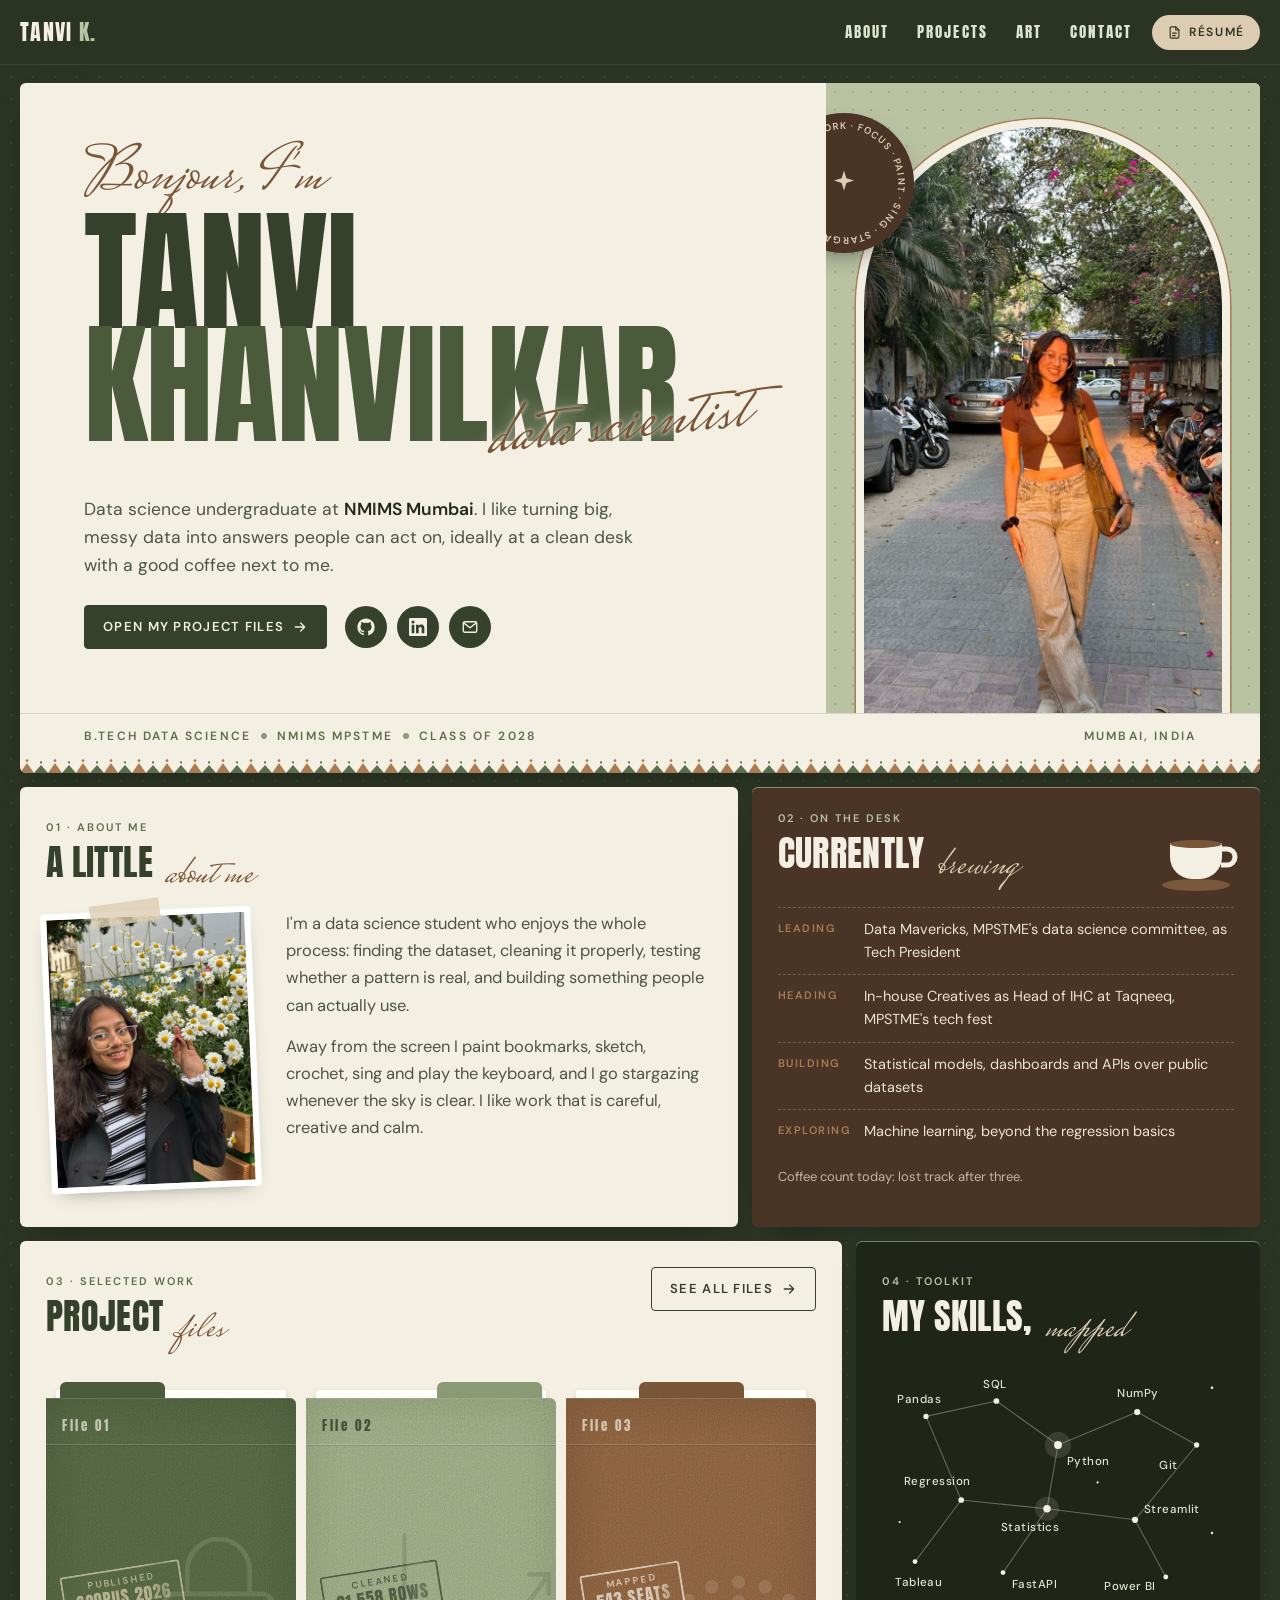
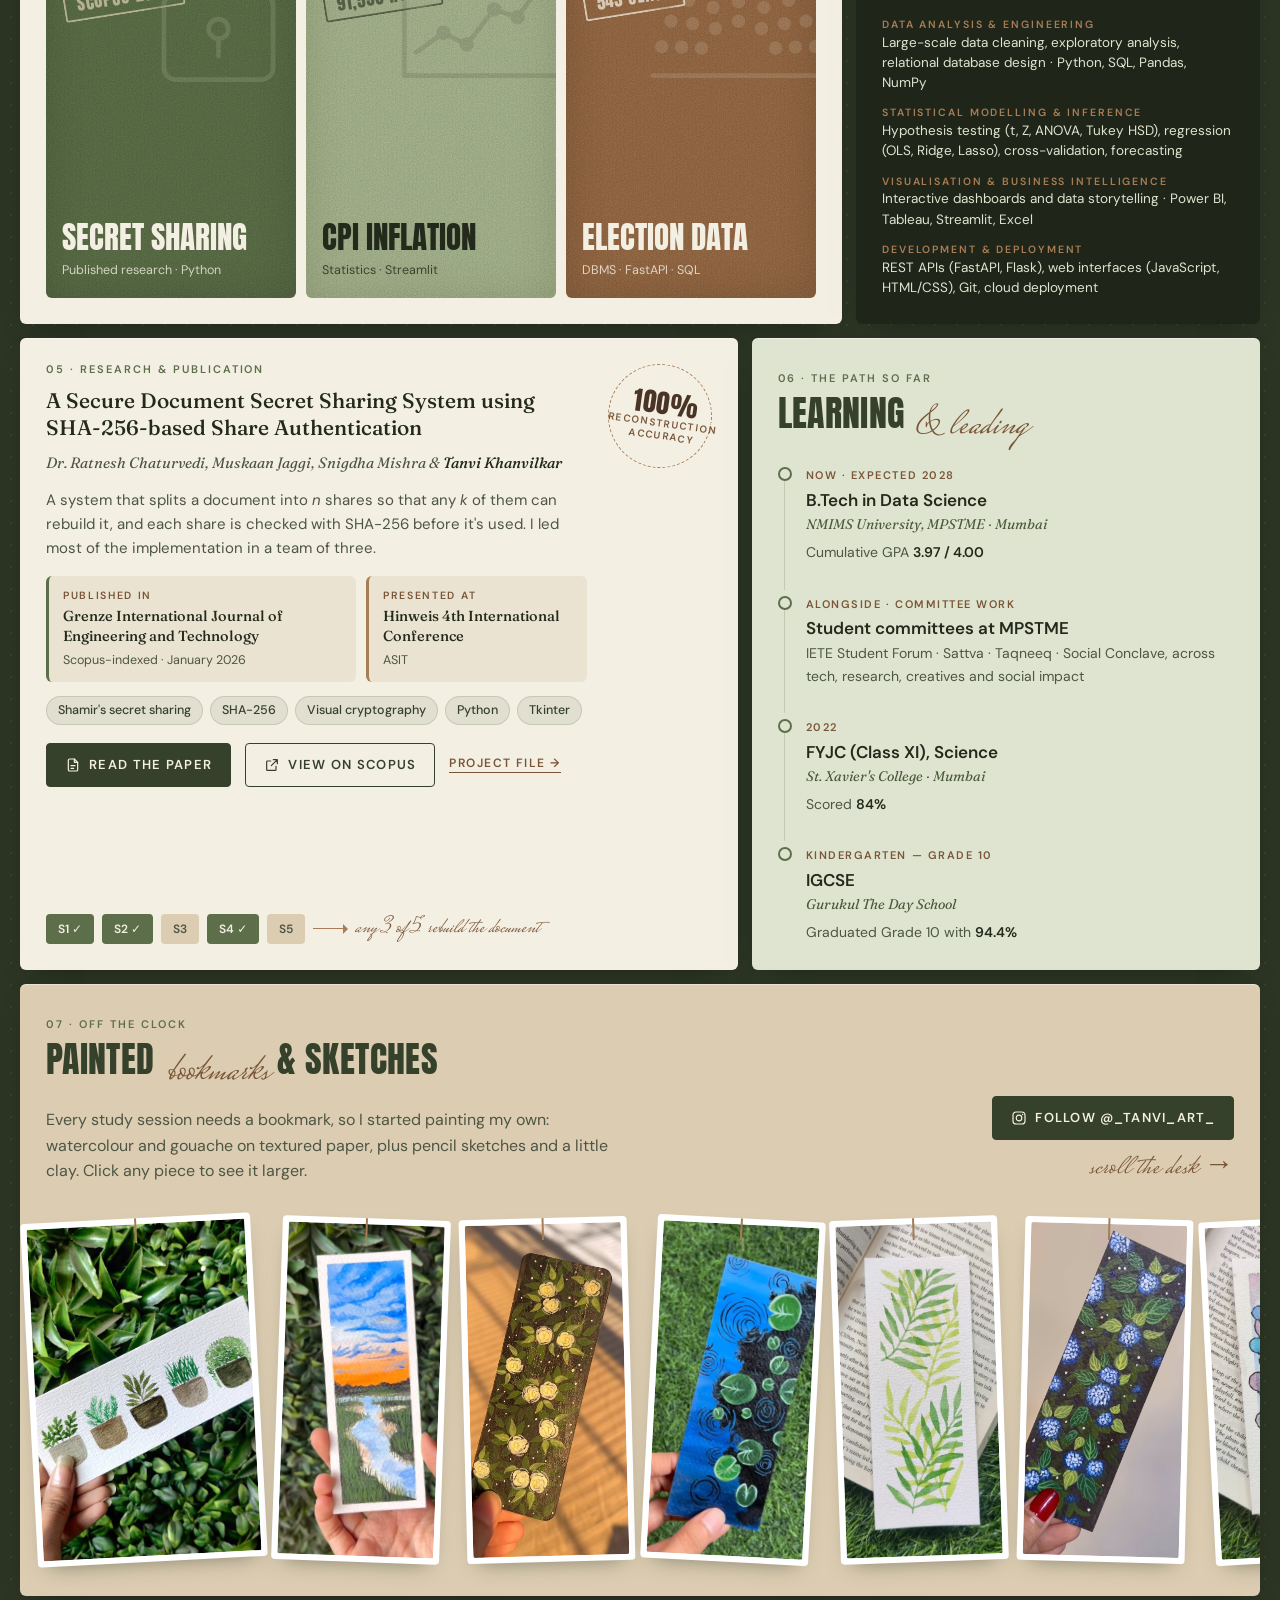
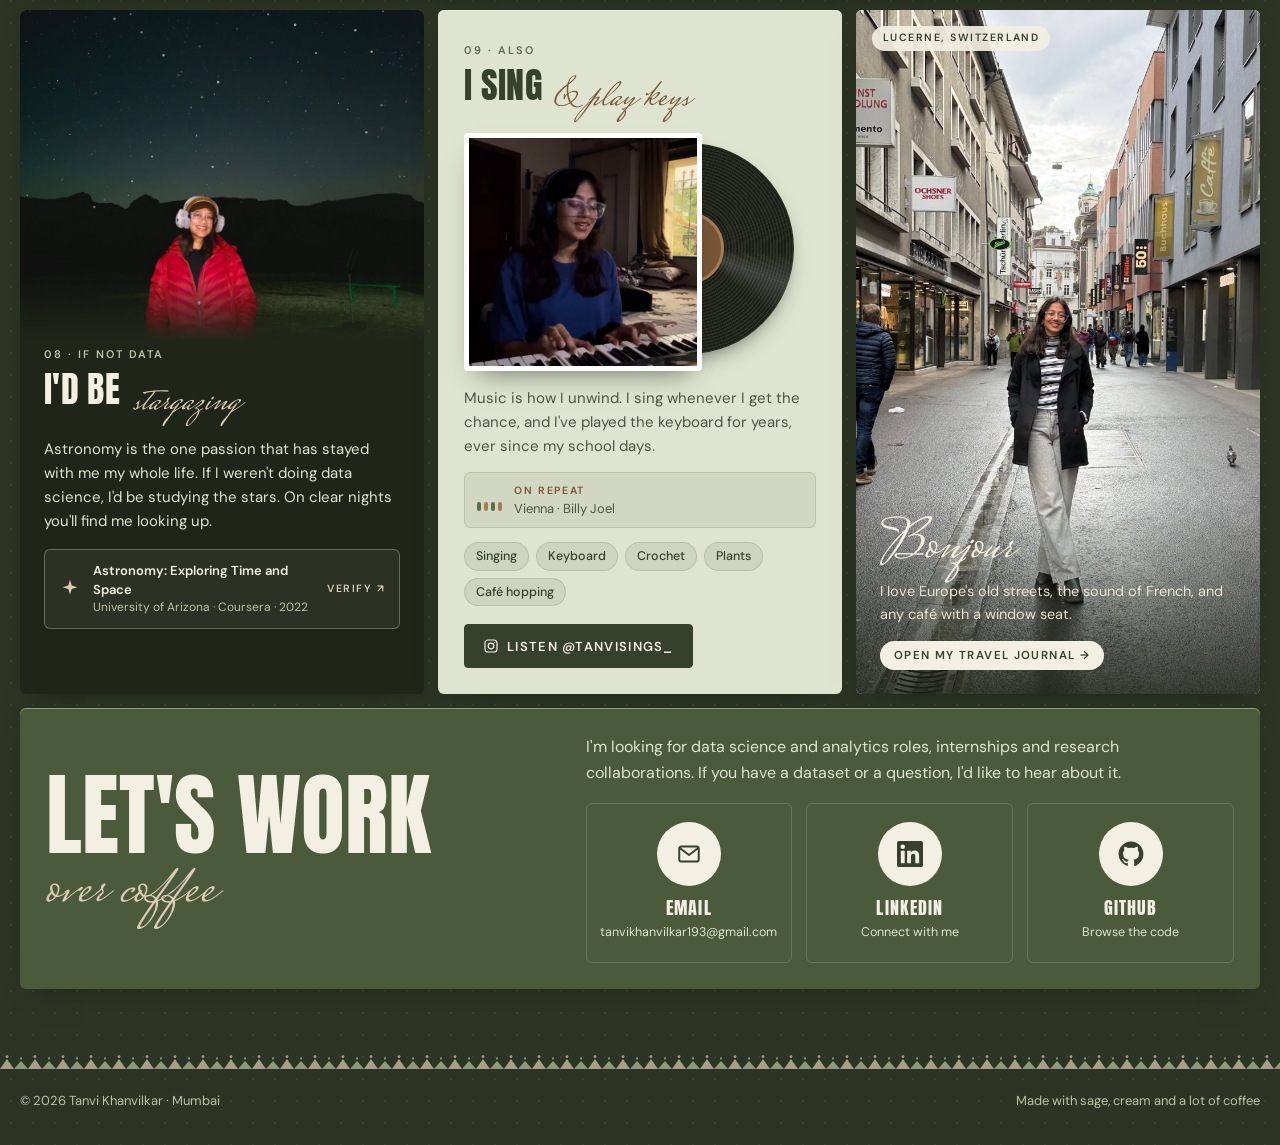
<file: index.html>
<!doctype html>
<html lang="en" class="no-js">
<head>
  <meta charset="utf-8">
  <meta name="viewport" content="width=device-width, initial-scale=1">
  <title>Tanvi Khanvilkar · Data Science</title>
  <meta name="description" content="Tanvi Khanvilkar — data science undergraduate at NMIMS Mumbai. Statistics, Python, SQL, dashboards — and a lot of coffee.">
  <link rel="preconnect" href="https://fonts.googleapis.com">
  <link rel="preconnect" href="https://fonts.gstatic.com" crossorigin>
  <link href="https://fonts.googleapis.com/css2?family=Anton&family=DM+Sans:opsz,wght@9..40,400;9..40,500;9..40,600&family=Fraunces:opsz,wght@9..144,400;9..144,500&family=Mrs+Saint+Delafield&display=swap" rel="stylesheet">
  <link rel="stylesheet" href="css/style.css">
  <link rel="icon" href="data:image/svg+xml,%3Csvg xmlns='http://www.w3.org/2000/svg' viewBox='0 0 32 32'%3E%3Crect width='32' height='32' rx='6' fill='%2336412c'/%3E%3Ctext x='16' y='23' font-family='Impact,sans-serif' font-size='19' text-anchor='middle' fill='%23f4efe3'%3ETK%3C/text%3E%3C/svg%3E">
  <script>document.documentElement.classList.remove('no-js')</script>
</head>
<body>

<svg width="0" height="0" style="position:absolute" aria-hidden="true">
  <symbol id="i-github" viewBox="0 0 24 24"><path fill="currentColor" d="M12 .5C5.73.5.5 5.73.5 12a11.5 11.5 0 0 0 7.86 10.92c.58.1.79-.25.79-.56v-2c-3.2.7-3.87-1.37-3.87-1.37-.53-1.33-1.28-1.69-1.28-1.69-1.05-.72.08-.7.08-.7 1.16.08 1.77 1.19 1.77 1.19 1.03 1.77 2.7 1.26 3.36.96.1-.75.4-1.26.73-1.55-2.55-.29-5.24-1.28-5.24-5.68 0-1.26.45-2.28 1.19-3.08-.12-.29-.52-1.46.11-3.05 0 0 .97-.31 3.17 1.18a11 11 0 0 1 5.77 0c2.2-1.49 3.17-1.18 3.17-1.18.63 1.59.23 2.76.11 3.05.74.8 1.19 1.82 1.19 3.08 0 4.41-2.69 5.38-5.25 5.67.41.36.78 1.06.78 2.14v3.17c0 .31.21.67.8.56A11.5 11.5 0 0 0 23.5 12C23.5 5.73 18.27.5 12 .5z"/></symbol>
  <symbol id="i-linkedin" viewBox="0 0 24 24"><path fill="currentColor" d="M20.45 20.45h-3.55v-5.57c0-1.33-.03-3.04-1.85-3.04-1.85 0-2.14 1.45-2.14 2.94v5.67H9.35V9h3.41v1.56h.05c.48-.9 1.64-1.85 3.37-1.85 3.6 0 4.27 2.37 4.27 5.46v6.28zM5.34 7.43a2.06 2.06 0 1 1 0-4.12 2.06 2.06 0 0 1 0 4.12zM7.12 20.45H3.56V9h3.56v11.45zM22.22 0H1.77C.79 0 0 .77 0 1.73v20.54C0 23.23.79 24 1.77 24h20.45c.98 0 1.78-.77 1.78-1.73V1.73C24 .77 23.2 0 22.22 0z"/></symbol>
  <symbol id="i-mail" viewBox="0 0 24 24"><g fill="none" stroke="currentColor" stroke-width="1.8" stroke-linecap="round" stroke-linejoin="round"><rect x="3" y="5" width="18" height="14" rx="2"/><path d="m3.5 6.5 8.5 6.5 8.5-6.5"/></g></symbol>
  <symbol id="i-arrow" viewBox="0 0 24 24"><path fill="none" stroke="currentColor" stroke-width="2" stroke-linecap="round" stroke-linejoin="round" d="M5 12h14M13 6l6 6-6 6"/></symbol>
  <symbol id="i-cup" viewBox="0 0 24 24"><g fill="none" stroke="currentColor" stroke-width="1.8" stroke-linecap="round" stroke-linejoin="round"><path d="M4 9h13v5a5 5 0 0 1-5 5H9a5 5 0 0 1-5-5V9z"/><path d="M17 11h1.5a2.5 2.5 0 0 1 0 5H17"/><path d="M8 3v3M12 3v3"/></g></symbol>
  <symbol id="i-insta" viewBox="0 0 24 24"><g fill="none" stroke="currentColor" stroke-width="1.8"><rect x="3" y="3" width="18" height="18" rx="5"/><circle cx="12" cy="12" r="4.2"/><circle cx="17.4" cy="6.6" r="1" fill="currentColor" stroke="none"/></g></symbol>
  <symbol id="i-doc" viewBox="0 0 24 24"><g fill="none" stroke="currentColor" stroke-width="1.8" stroke-linecap="round" stroke-linejoin="round"><path d="M14 3H7a2 2 0 0 0-2 2v14a2 2 0 0 0 2 2h10a2 2 0 0 0 2-2V8z"/><path d="M14 3v5h5M9 13h6M9 17h4"/></g></symbol>
  <symbol id="i-live" viewBox="0 0 24 24"><g fill="none" stroke="currentColor" stroke-width="1.8" stroke-linecap="round" stroke-linejoin="round"><path d="M14 4h6v6M20 4l-9 9"/><path d="M18 14v5a1 1 0 0 1-1 1H5a1 1 0 0 1-1-1V7a1 1 0 0 1 1-1h5"/></g></symbol>
  <symbol id="i-spark" viewBox="0 0 24 24"><path fill="currentColor" d="M12 2l1.9 6.1L20 10l-6.1 1.9L12 18l-1.9-6.1L4 10l6.1-1.9z"/></symbol>
</svg>

<header class="topbar">
  <div class="wrap">
    <a class="brand" href="index.html">Tanvi <span>K.</span></a>
    <button class="nav-toggle" aria-expanded="false" aria-controls="nav">Menu</button>
    <nav class="nav" id="nav" aria-label="Primary">
      <a href="#about">About</a>
      <a href="projects.html">Projects</a>
      <a href="#art">Art</a>
      <a href="#contact">Contact</a>
    </nav>
    <a class="resume-btn" href="assets/Tanvi_Khanvilkar_Resume.pdf" target="_blank" rel="noopener"><svg viewBox="0 0 24 24" aria-hidden="true"><g fill="none" stroke="currentColor" stroke-width="1.8" stroke-linecap="round" stroke-linejoin="round"><path d="M14 3H7a2 2 0 0 0-2 2v14a2 2 0 0 0 2 2h10a2 2 0 0 0 2-2V8z"/><path d="M14 3v5h5M9 13h6M9 17h4"/></g></svg>Résumé</a>
  </div>
</header>

<main class="page wrap">

  <!-- ================= HERO ================= -->
  <section class="card hero" aria-labelledby="hero-name">
    <div class="hero-text">
      <p class="hello">Bonjour, I'm</p>
      <h1 id="hero-name">Tanvi <span class="last">Khanvilkar</span><span class="overlay" aria-hidden="true">data scientist</span></h1>
      <p class="intro">
        Data science undergraduate at <strong>NMIMS Mumbai</strong>.
        I like turning big, messy data into answers people can act on, ideally at a clean desk with a good coffee next to me.
      </p>
      <div class="hero-actions">
        <a class="btn solid" href="projects.html">Open my project files <svg><use href="#i-arrow"/></svg></a>
        <div class="socials">
          <a href="https://github.com/TanviKhanvilkar-blip" target="_blank" rel="noopener" aria-label="GitHub"><svg><use href="#i-github"/></svg></a>
          <a href="https://www.linkedin.com/in/tanvi-k-61b078210" target="_blank" rel="noopener" aria-label="LinkedIn"><svg><use href="#i-linkedin"/></svg></a>
          <a href="mailto:tanvikhanvilkar193@gmail.com" aria-label="Email"><svg><use href="#i-mail"/></svg></a>
        </div>
      </div>
    </div>

    <div class="hero-photo">
      <div class="badge" role="img" aria-label="Create, work, focus, paint, sing, stargaze, smile">
        <svg class="ring" viewBox="0 0 124 124" aria-hidden="true">
          <defs><path id="ringPath" d="M62,62 m-48,0 a48,48 0 1,1 96,0 a48,48 0 1,1 -96,0"/></defs>
          <text fill="#dccdb2" font-family="DM Sans, sans-serif" font-size="8.6" font-weight="600">
            <textPath href="#ringPath" textLength="300" lengthAdjust="spacing">CREATE · WORK · FOCUS · PAINT · SING · STARGAZE · SMILE ·</textPath>
          </text>
        </svg>
        <svg class="star" aria-hidden="true"><use href="#i-spark"/></svg>
      </div>
      <div class="arch">
        <img src="assets/photos/mumbai-golden-hour.jpg" alt="Tanvi smiling on a leafy Mumbai street at golden hour" width="900" height="1200">
      </div>
    </div>

    <div class="hero-foot">
      <span>B.Tech Data Science<i class="dot"></i>NMIMS MPSTME<i class="dot"></i>Class of 2028</span>
      <span>Mumbai, India</span>
    </div>
    <div class="paithani" aria-hidden="true"></div>
  </section>

  <!-- ================= BENTO ================= -->
  <div class="bento">

    <!-- About -->
    <section class="card span-7 reveal" id="about" aria-labelledby="about-t">
      <span class="label">01 · About me</span>
      <h2 class="card-title" id="about-t">A little <span class="script">about me</span></h2>
      <div class="about">
        <span class="tape" aria-hidden="true"></span>
        <div class="portrait"><img src="assets/photos/daisies.jpg" alt="Tanvi beside a bush of white daisies" loading="lazy" width="900" height="1200"></div>
        <div>
          <p>I'm a data science student who enjoys the whole process: finding the dataset, cleaning it properly, testing whether a pattern is real, and building something people can actually use.</p>
          <p>Away from the screen I paint bookmarks, sketch, crochet, sing and play the keyboard, and I go stargazing whenever the sky is clear. I like work that is careful, creative and calm.</p>
        </div>
      </div>
    </section>


    <!-- Currently brewing -->
    <section class="card coffee brew span-5 reveal" aria-labelledby="brew-t">
      <svg class="cup" viewBox="0 0 92 92" aria-hidden="true">
        <g class="steam" fill="none" stroke="#dccdb2" stroke-width="2.2" stroke-linecap="round">
          <path d="M34 30c-4-5 4-8 0-14"/><path d="M46 30c-4-5 4-8 0-14"/><path d="M58 30c-4-5 4-8 0-14"/>
        </g>
        <ellipse cx="46" cy="80" rx="34" ry="6" fill="#a87d55" opacity=".5"/>
        <path d="M20 38h52v14a22 22 0 0 1-22 22h-8a22 22 0 0 1-22-22z" fill="#f4efe3"/>
        <path d="M72 44h5a8 8 0 0 1 0 16h-6" fill="none" stroke="#f4efe3" stroke-width="5"/>
        <ellipse cx="46" cy="39" rx="26" ry="4" fill="#7a5638"/>
      </svg>
      <span class="label">02 · On the desk</span>
      <h2 class="card-title" id="brew-t">Currently <span class="script">brewing</span></h2>
      <ul>
        <li><em>Leading</em>Data Mavericks, MPSTME's data science committee, as Tech President</li>
        <li><em>Heading</em>In-house Creatives as Head of IHC at Taqneeq, MPSTME's tech fest</li>
        <li><em>Building</em>Statistical models, dashboards and APIs over public datasets</li>
        <li><em>Exploring</em>Machine learning, beyond the regression basics</li>
      </ul>
      <p class="count">Coffee count today: lost track after three.</p>
    </section>

    <!-- Project files teaser -->
    <section class="card files-teaser span-8 reveal" aria-labelledby="files-t">
      <div class="files-head">
        <div>
          <span class="label">03 · Selected work</span>
          <h2 class="card-title" id="files-t">Project <span class="script">files</span></h2>
        </div>
        <a class="btn ghost" href="projects.html">See all files <svg><use href="#i-arrow"/></svg></a>
      </div>
      <div class="mini-folders">
        <a class="mini-folder mf-1" href="projects.html#dss">
          <span class="paper" aria-hidden="true"></span><span class="tab" aria-hidden="true"></span>
          <span class="body"><svg class="mark" viewBox="0 0 100 100" aria-hidden="true"><rect x="22" y="44" width="56" height="44" rx="6"/><path d="M34 44V32a16 16 0 0 1 32 0v12"/><circle cx="50" cy="62" r="5"/><path d="M50 67v9"/></svg><span class="stamp">Published<b>Scopus 2026</b></span><span class="no">File 01</span><span><span class="name">Secret Sharing</span><span class="kind">Published research · Python</span></span></span>
        </a>
        <a class="mini-folder mf-2" href="projects.html#cpi">
          <span class="paper" aria-hidden="true"></span><span class="tab" aria-hidden="true"></span>
          <span class="body"><svg class="mark" viewBox="0 0 100 100" aria-hidden="true"><path d="M12 86h78M12 86V14"/><path d="M18 74l14-10 12 6 14-18 12 4 16-22"/><path d="M76 34h10v10"/><circle cx="32" cy="64" r="2.5"/><circle cx="44" cy="70" r="2.5"/><circle cx="58" cy="52" r="2.5"/><circle cx="70" cy="56" r="2.5"/></svg><span class="stamp">Cleaned<b>91,558 rows</b></span><span class="no">File 02</span><span><span class="name">CPI Inflation</span><span class="kind">Statistics · Streamlit</span></span></span>
        </a>
        <a class="mini-folder mf-3" href="projects.html#election">
          <span class="paper" aria-hidden="true"></span><span class="tab" aria-hidden="true"></span>
          <span class="body"><svg class="mark mark-fill" viewBox="0 0 100 100" aria-hidden="true"><circle cx="10.6" cy="71.1" r="3.4"/><circle cx="15.4" cy="58.0" r="3.4"/><circle cx="24.3" cy="47.4" r="3.4"/><circle cx="36.3" cy="40.4" r="3.4"/><circle cx="50.0" cy="38.0" r="3.4"/><circle cx="63.7" cy="40.4" r="3.4"/><circle cx="75.7" cy="47.4" r="3.4"/><circle cx="84.6" cy="58.0" r="3.4"/><circle cx="89.4" cy="71.1" r="3.4"/><circle cx="20.8" cy="71.3" r="3.4"/><circle cx="26.5" cy="59.3" r="3.4"/><circle cx="37.0" cy="51.0" r="3.4"/><circle cx="50.0" cy="48.0" r="3.4"/><circle cx="63.0" cy="51.0" r="3.4"/><circle cx="73.5" cy="59.3" r="3.4"/><circle cx="79.2" cy="71.3" r="3.4"/><circle cx="31.0" cy="71.8" r="3.4"/><circle cx="38.2" cy="61.8" r="3.4"/><circle cx="50.0" cy="58.0" r="3.4"/><circle cx="61.8" cy="61.8" r="3.4"/><circle cx="69.0" cy="71.8" r="3.4"/><path d="M6 86h88" class="mark-line"/></svg><span class="stamp">Mapped<b>543 seats</b></span><span class="no">File 03</span><span><span class="name">Election Data</span><span class="kind">DBMS · FastAPI · SQL</span></span></span>
        </a>
      </div>
    </section>

    <!-- Skills constellation -->
    <section class="card night sky span-4 reveal" aria-labelledby="sky-t">
      <span class="label">04 · Toolkit</span>
      <h2 class="card-title" id="sky-t">My skills, <span class="script">mapped</span></h2>
      <svg class="constellation" viewBox="0 0 320 210" role="img" aria-label="Skills drawn as a constellation: Python, SQL, Pandas, NumPy, Statistics, Regression, Streamlit, FastAPI, Power BI, Tableau, Git and JavaScript">
        <g>
          <line x1="40" y1="44" x2="104" y2="30"/><line x1="104" y1="30" x2="160" y2="70"/><line x1="160" y1="70" x2="232" y2="40"/>
          <line x1="232" y1="40" x2="286" y2="70"/><line x1="160" y1="70" x2="150" y2="128"/><line x1="150" y1="128" x2="72" y2="120"/>
          <line x1="72" y1="120" x2="40" y2="44"/><line x1="150" y1="128" x2="230" y2="138"/><line x1="230" y1="138" x2="286" y2="70"/>
          <line x1="150" y1="128" x2="110" y2="186"/><line x1="230" y1="138" x2="258" y2="190"/><line x1="72" y1="120" x2="30" y2="176"/>
        </g>
        <g class="node" tabindex="0"><circle class="glow" cx="160" cy="70" r="12"/><circle class="star-pt" cx="160" cy="70" r="3.6"/><text x="168" y="88">Python</text></g>
        <g class="node" tabindex="0"><circle class="star-pt" cx="104" cy="30" r="2.6"/><text x="92" y="18">SQL</text></g>
        <g class="node" tabindex="0"><circle class="star-pt twinkle" cx="40" cy="44" r="2.4"/><text x="14" y="32">Pandas</text></g>
        <g class="node" tabindex="0"><circle class="star-pt" cx="232" cy="40" r="2.8"/><text x="214" y="26">NumPy</text></g>
        <g class="node" tabindex="0"><circle class="star-pt twinkle" cx="286" cy="70" r="2.4"/><text x="252" y="92">Git</text></g>
        <g class="node" tabindex="0"><circle class="glow" cx="150" cy="128" r="11"/><circle class="star-pt" cx="150" cy="128" r="3.4"/><text x="108" y="148">Statistics</text></g>
        <g class="node" tabindex="0"><circle class="star-pt" cx="72" cy="120" r="2.6"/><text x="20" y="106">Regression</text></g>
        <g class="node" tabindex="0"><circle class="star-pt" cx="230" cy="138" r="2.8"/><text x="238" y="132">Streamlit</text></g>
        <g class="node" tabindex="0"><circle class="star-pt twinkle" cx="110" cy="186" r="2.2"/><text x="118" y="200">FastAPI</text></g>
        <g class="node" tabindex="0"><circle class="star-pt" cx="258" cy="190" r="2.2"/><text x="202" y="202">Power BI</text></g>
        <g class="node" tabindex="0"><circle class="star-pt twinkle" cx="30" cy="176" r="2.2"/><text x="12" y="198">Tableau</text></g>
        <circle class="star-pt twinkle" cx="300" cy="18" r="1.2"/><circle class="star-pt" cx="196" cy="104" r="1"/><circle class="star-pt twinkle" cx="16" cy="140" r="1"/><circle class="star-pt" cx="300" cy="150" r="1.1"/>
      </svg>
      <div class="skill-groups">
        <div><b>Data analysis &amp; engineering</b>Large-scale data cleaning, exploratory analysis, relational database design · Python, SQL, Pandas, NumPy</div>
        <div><b>Statistical modelling &amp; inference</b>Hypothesis testing (t, Z, ANOVA, Tukey HSD), regression (OLS, Ridge, Lasso), cross-validation, forecasting</div>
        <div><b>Visualisation &amp; business intelligence</b>Interactive dashboards and data storytelling · Power BI, Tableau, Streamlit, Excel</div>
        <div><b>Development &amp; deployment</b>REST APIs (FastAPI, Flask), web interfaces (JavaScript, HTML/CSS), Git, cloud deployment</div>
      </div>
    </section>

    <!-- Research -->
    <section class="card paper-card span-7 reveal" aria-labelledby="paper-t">
      <div>
        <span class="label">05 · Research &amp; publication</span>
        <h3 id="paper-t">A Secure Document Secret Sharing System using SHA-256-based Share Authentication</h3>
        <p class="authors">Dr. Ratnesh Chaturvedi, Muskaan Jaggi, Snigdha Mishra &amp; <strong>Tanvi Khanvilkar</strong></p>
        <p>A system that splits a document into <em>n</em> shares so that any <em>k</em> of them can rebuild it, and each share is checked with SHA-256 before it's used. I led most of the implementation in a team of three.</p>
        <div class="creds">
          <div class="cred"><span>Published in</span><b>Grenze International Journal of Engineering and Technology</b><em>Scopus-indexed · January 2026</em></div>
          <div class="cred"><span>Presented at</span><b>Hinweis 4th International Conference</b><em>ASIT</em></div>
        </div>
        <div class="chips paper-tags" aria-label="Keywords"><span class="chip">Shamir's secret sharing</span><span class="chip">SHA-256</span><span class="chip">Visual cryptography</span><span class="chip">Python</span><span class="chip">Tkinter</span></div>
        <div class="paper-links">
          <a class="btn solid" href="https://thegrenze.com/public/index.php/abstract/journal/6562" target="_blank" rel="noopener"><svg><use href="#i-doc"/></svg> Read the paper</a>
          <a class="btn ghost" href="https://www.scopus.com/pages/publications/105047234934" target="_blank" rel="noopener"><svg><use href="#i-live"/></svg> View on Scopus</a>
          <a class="text-link" href="projects.html#dss">Project file →</a>
        </div>
        <div class="shares" aria-hidden="true">
          <span class="ok">S1 ✓</span><span class="ok">S2 ✓</span><span>S3</span><span class="ok">S4 ✓</span><span>S5</span>
          <i></i><b>any 3 of 5 rebuild the document</b>
        </div>
      </div>
      <div class="seal" aria-hidden="true"><div><b>100%</b>reconstruction<br>accuracy</div></div>
    </section>

    <!-- Education -->
    <section class="card sage span-5 reveal" aria-labelledby="path-t">
      <span class="label">06 · The path so far</span>
      <h2 class="card-title" id="path-t">Learning <span class="script">&amp; leading</span></h2>
      <ul class="tl">
        <li><div><span class="meta">Now · Expected 2028</span><h4>B.Tech in Data Science</h4><p class="school">NMIMS University, MPSTME · Mumbai</p><p>Cumulative GPA <strong>3.97 / 4.00</strong></p></div></li>
        <li><div><span class="meta">Alongside · Committee work</span><h4>Student committees at MPSTME</h4><p>IETE Student Forum · Sattva · Taqneeq · Social Conclave, across tech, research, creatives and social impact</p></div></li>
        <li><div><span class="meta">2022</span><h4>FYJC (Class XI), Science</h4><p class="school">St. Xavier's College · Mumbai</p><p>Scored <strong>84%</strong></p></div></li>
        <li><div><span class="meta">Kindergarten — Grade 10</span><h4>IGCSE</h4><p class="school">Gurukul The Day School</p><p>Graduated Grade 10 with <strong>94.4%</strong></p></div></li>
      </ul>
    </section>

    <!-- Art -->
    <section class="card beige art span-12 reveal" id="art" aria-labelledby="art-t">
      <div class="art-head">
        <div>
          <span class="label">07 · Off the clock</span>
          <h2 class="card-title" id="art-t">Painted <span class="script">bookmarks</span> &amp; sketches</h2>
          <p>Every study session needs a bookmark, so I started painting my own: watercolour and gouache on textured paper, plus pencil sketches and a little clay. Click any piece to see it larger.</p>
        </div>
        <div class="art-cta">
          <a class="btn solid" href="https://www.instagram.com/_tanvi_art_/" target="_blank" rel="noopener"><svg><use href="#i-insta"/></svg> Follow @_tanvi_art_</a>
          <span class="art-note" aria-hidden="true">scroll the desk →</span>
        </div>
      </div>
      <div class="bookmarks" id="bookmarks">
        <button class="bookmark wide" style="--r:-3deg" data-cap="Potted plants, watercolour"><img src="assets/art/potted-plants.jpg" alt="Watercolour bookmark of five potted plants" loading="lazy"><span class="cap">Potted plants</span></button>
        <button class="bookmark" style="--r:2deg" data-cap="Marsh at sunset, gouache"><img src="assets/art/marsh-sunset.jpg" alt="Gouache bookmark of a river winding through marsh grass at sunset" loading="lazy"><span class="cap">Marsh at sunset</span></button>
        <button class="bookmark" style="--r:-1.5deg" data-cap="Night roses, acrylic"><img src="assets/art/roses-bookmark.jpg" alt="Dark bookmark painted with cream roses and leaves" loading="lazy"><span class="cap">Night roses</span></button>
        <button class="bookmark" style="--r:3deg" data-cap="Lily pads in the rain"><img src="assets/art/lily-pads.jpg" alt="Blue bookmark with green lily pads and ripples" loading="lazy"><span class="cap">Lily pads</span></button>
        <button class="bookmark" style="--r:-2deg" data-cap="Green fronds, watercolour"><img src="assets/art/green-fronds.jpg" alt="Watercolour bookmark of green fern fronds" loading="lazy"><span class="cap">Green fronds</span></button>
        <button class="bookmark" style="--r:1.5deg" data-cap="Blue hydrangeas, gouache"><img src="assets/art/blue-hydrangeas.jpg" alt="Dark bookmark covered in blue hydrangeas" loading="lazy"><span class="cap">Hydrangeas</span></button>
        <button class="bookmark" style="--r:-3deg" data-cap="Up, up and away"><img src="assets/art/balloon-house.jpg" alt="Bookmark of a small house lifted by a bunch of balloons" loading="lazy"><span class="cap">Balloon house</span></button>
        <button class="bookmark" style="--r:2.5deg" data-cap="Shoreline from above"><img src="assets/art/shoreline.jpg" alt="Watercolour bookmark of waves meeting a sandy beach with an umbrella" loading="lazy"><span class="cap">Shoreline</span></button>
        <button class="bookmark" style="--r:-1deg" data-cap="Citrus season"><img src="assets/art/citrus-bookmark.jpg" alt="Watercolour bookmark of oranges and lemons" loading="lazy"><span class="cap">Citrus</span></button>
        <button class="bookmark" style="--r:2deg" data-cap="Strawberries"><img src="assets/art/strawberries.jpg" alt="Watercolour bookmark scattered with strawberries" loading="lazy"><span class="cap">Strawberries</span></button>
        <button class="bookmark" style="--r:-2.5deg" data-cap="Leaf study in mauve"><img src="assets/art/leaf-study.jpg" alt="Mauve watercolour leaf pattern bookmark" loading="lazy"><span class="cap">Leaf study</span></button>
        <button class="bookmark" style="--r:1deg" data-cap="Race day, two cars on track"><img src="assets/art/f1-bookmark.jpg" alt="Bookmark painted with two Formula 1 cars on grey track" loading="lazy"><span class="cap">Race day</span></button>
        <button class="bookmark wide" style="--r:-2deg" data-cap="Snake plant, gouache"><img src="assets/art/snake-plant.jpg" alt="Gouache painting of a snake plant in a blue pot on yellow" loading="lazy"><span class="cap">Snake plant</span></button>
        <button class="bookmark wide" style="--r:2deg" data-cap="Pencil portrait"><img src="assets/art/sketch-over-shoulder.jpg" alt="Pencil sketch of a smiling woman looking over her shoulder" loading="lazy"><span class="cap">Over the shoulder</span></button>
        <button class="bookmark wide" style="--r:-1.5deg" data-cap="At the barre, pencil"><img src="assets/art/sketch-barre.jpg" alt="Pencil sketch of a dancer at the barre" loading="lazy"><span class="cap">At the barre</span></button>
        <button class="bookmark wide" style="--r:2.5deg" data-cap="Strength, coloured pencil"><img src="assets/art/sketch-strong.jpg" alt="Coloured pencil sketch of a woman lifting dumbbells" loading="lazy"><span class="cap">Strength</span></button>
        <button class="bookmark wide" style="--r:-2deg" data-cap="Character study, pencil"><img src="assets/art/pencil-portrait.jpg" alt="Pencil character portrait in a spiral sketchbook" loading="lazy"><span class="cap">Character study</span></button>
        <button class="bookmark wide" style="--r:1.5deg" data-cap="Clay trinket dish"><img src="assets/art/clay-dish.jpg" alt="Hand-made wavy clay trinket dish in two greens" loading="lazy"><span class="cap">Clay dish</span></button>
        <a class="bookmark insta-tile" style="--r:-1deg" href="https://www.instagram.com/_tanvi_art_/" target="_blank" rel="noopener">
          <svg><use href="#i-insta"/></svg>
          <span class="it-more">More on Instagram</span>
          <span class="it-handle">@_tanvi_art_</span>
          <span class="it-go">Follow along →</span>
        </a>
      </div>
    </section>

    <!-- Stargazing -->
    <section class="card night stargaze span-4 reveal" aria-labelledby="stars-t">
      <img class="sky-photo" src="assets/photos/stargazing.jpg" alt="Tanvi in a red jacket and earmuffs under a sky full of stars, mountains behind her" loading="lazy" width="900" height="1200">
      <canvas id="starfield" aria-hidden="true"></canvas>
      <div class="sky-text">
        <span class="label">08 · If not data</span>
        <h2 class="card-title" id="stars-t">I'd be <span class="script">stargazing</span></h2>
        <p>Astronomy is the one passion that has stayed with me my whole life. If I weren't doing data science, I'd be studying the stars. On clear nights you'll find me looking up.</p>
        <a class="cert" href="https://coursera.org/verify/GJK2PR7QD2BL" target="_blank" rel="noopener">
          <svg aria-hidden="true"><use href="#i-spark"/></svg>
          <span><b>Astronomy: Exploring Time and Space</b>University of Arizona · Coursera · 2022</span>
          <em>Verify ↗</em>
        </a>
      </div>
    </section>

    <!-- Voice & movement -->
    <section class="card sage voice span-4 reveal" aria-labelledby="voice-t">
      <span class="label">09 · Also</span>
      <h2 class="card-title" id="voice-t">I sing <span class="script">&amp; play keys</span></h2>
      <div class="album">
        <div class="vinyl" aria-hidden="true"><span class="vinyl-label">TK</span></div>
        <img class="sleeve" src="assets/photos/singing.jpg" alt="Tanvi singing with headphones on while playing a keyboard by a sunny window" loading="lazy" width="1000" height="620">
      </div>
      <p>Music is how I unwind. I sing whenever I get the chance, and I've played the keyboard for years, ever since my school days.</p>
      <div class="now-playing">
        <span class="eq" aria-hidden="true"><i></i><i></i><i></i><i></i></span>
        <span><b>On repeat</b>Vienna · Billy Joel</span>
      </div>
      <div class="hobbies"><span class="chip">Singing</span><span class="chip">Keyboard</span><span class="chip">Crochet</span><span class="chip">Plants</span><span class="chip">Café hopping</span></div>
      <a class="btn solid voice-link" href="https://www.instagram.com/tanvisings_/" target="_blank" rel="noopener"><svg><use href="#i-insta"/></svg> Listen @tanvisings_</a>
    </section>

    <!-- Bonjour / Europe -->
    <section class="card bonjour span-4 reveal" aria-labelledby="bonjour-t">
      <img src="assets/photos/lucerne-street.jpg" alt="Tanvi standing on a cobbled shopping street in Lucerne, Switzerland" loading="lazy" width="900" height="1200">
      <span class="place-tag" aria-hidden="true">Lucerne, Switzerland</span>
      <div class="txt">
        <p class="script-big" id="bonjour-t">Bonjour</p>
        <p>I love Europe's old streets, the sound of French, and any café with a window seat.</p>
        <span class="journal-hint" aria-hidden="true">Open my travel journal →</span>
      </div>
      <button class="journal-open" type="button" aria-haspopup="dialog" aria-controls="journal">Open my travel journal: photos and a map of places I've been</button>
    </section>

    <!-- Contact -->
    <section class="card dark contact span-12 reveal" id="contact" aria-labelledby="contact-t">
      <div class="contact-grid">
        <h2 id="contact-t">Let's work <span class="script">over coffee</span></h2>
        <div>
          <p style="margin:0 0 18px;color:var(--sage-100);max-width:52ch">I'm looking for data science and analytics roles, internships and research collaborations. If you have a dataset or a question, I'd like to hear about it.</p>
          <div class="steps">
            <a class="step" href="mailto:tanvikhanvilkar193@gmail.com"><span class="ic"><svg><use href="#i-mail"/></svg></span><b>Email</b><span>tanvikhanvilkar193@gmail.com</span></a>
            <a class="step" href="https://www.linkedin.com/in/tanvi-k-61b078210" target="_blank" rel="noopener"><span class="ic"><svg><use href="#i-linkedin"/></svg></span><b>LinkedIn</b><span>Connect with me</span></a>
            <a class="step" href="https://github.com/TanviKhanvilkar-blip" target="_blank" rel="noopener"><span class="ic"><svg><use href="#i-github"/></svg></span><b>GitHub</b><span>Browse the code</span></a>
          </div>
        </div>
      </div>
    </section>

  </div>
</main>

<footer class="footer">
  <div class="paithani light" aria-hidden="true"></div>
  <div class="wrap">
    <span>© 2026 Tanvi Khanvilkar · Mumbai</span>
    <span>Made with sage, cream and a lot of coffee</span>
  </div>
</footer>

<div class="lightbox" id="lightbox" role="dialog" aria-modal="true" aria-label="Artwork viewer">
  <button class="lb-close" aria-label="Close">✕</button>
  <button class="lb-prev" aria-label="Previous artwork">‹</button>
  <figure><img alt=""><figcaption></figcaption></figure>
  <button class="lb-next" aria-label="Next artwork">›</button>
</div>

<div class="journal" id="journal" role="dialog" aria-modal="true" aria-labelledby="journal-t" hidden>
  <div class="journal-panel">
    <header class="journal-head">
      <div>
        <span class="label">Off the clock · Travel</span>
        <h2 class="card-title" id="journal-t">Travel <span class="script">journal</span></h2>
      </div>
      <div class="journal-tabs" role="tablist" aria-label="Travel journal views">
        <button role="tab" id="tab-photos" aria-controls="pane-photos" aria-selected="true">Photos</button>
        <button role="tab" id="tab-map" aria-controls="pane-map" aria-selected="false" tabindex="-1">Map</button>
      </div>
      <button class="journal-close" type="button" aria-label="Close travel journal">✕</button>
    </header>

    <section class="journal-pane" id="pane-photos" role="tabpanel" aria-labelledby="tab-photos">
      <div class="jp-stage">
        <button class="jp-nav jp-prev" type="button" aria-label="Previous photo">‹</button>
        <figure class="jp-figure">
          <img alt="">
          <figcaption><b class="jp-place"></b><span class="jp-cap"></span><em class="jp-count"></em></figcaption>
        </figure>
        <button class="jp-nav jp-next" type="button" aria-label="Next photo">›</button>
      </div>
      <div class="jp-thumbs" aria-label="All photos"></div>
    </section>

    <section class="journal-pane" id="pane-map" role="tabpanel" aria-labelledby="tab-map" hidden>
      <div class="jm-wrap">
        <div class="jm-map">
          <img src="assets/travel/europe-map.svg" alt="Map of western Europe with France, Belgium, the Netherlands, Germany and Switzerland highlighted" width="640" height="566">
          <div class="jm-pins"></div>
        </div>
        <div class="jm-list">
          <p class="jm-count"></p>
          <div class="jm-groups"></div>
        </div>
      </div>
    </section>
  </div>
</div>

<script src="js/main.js"></script>
</body>
</html>
</file>
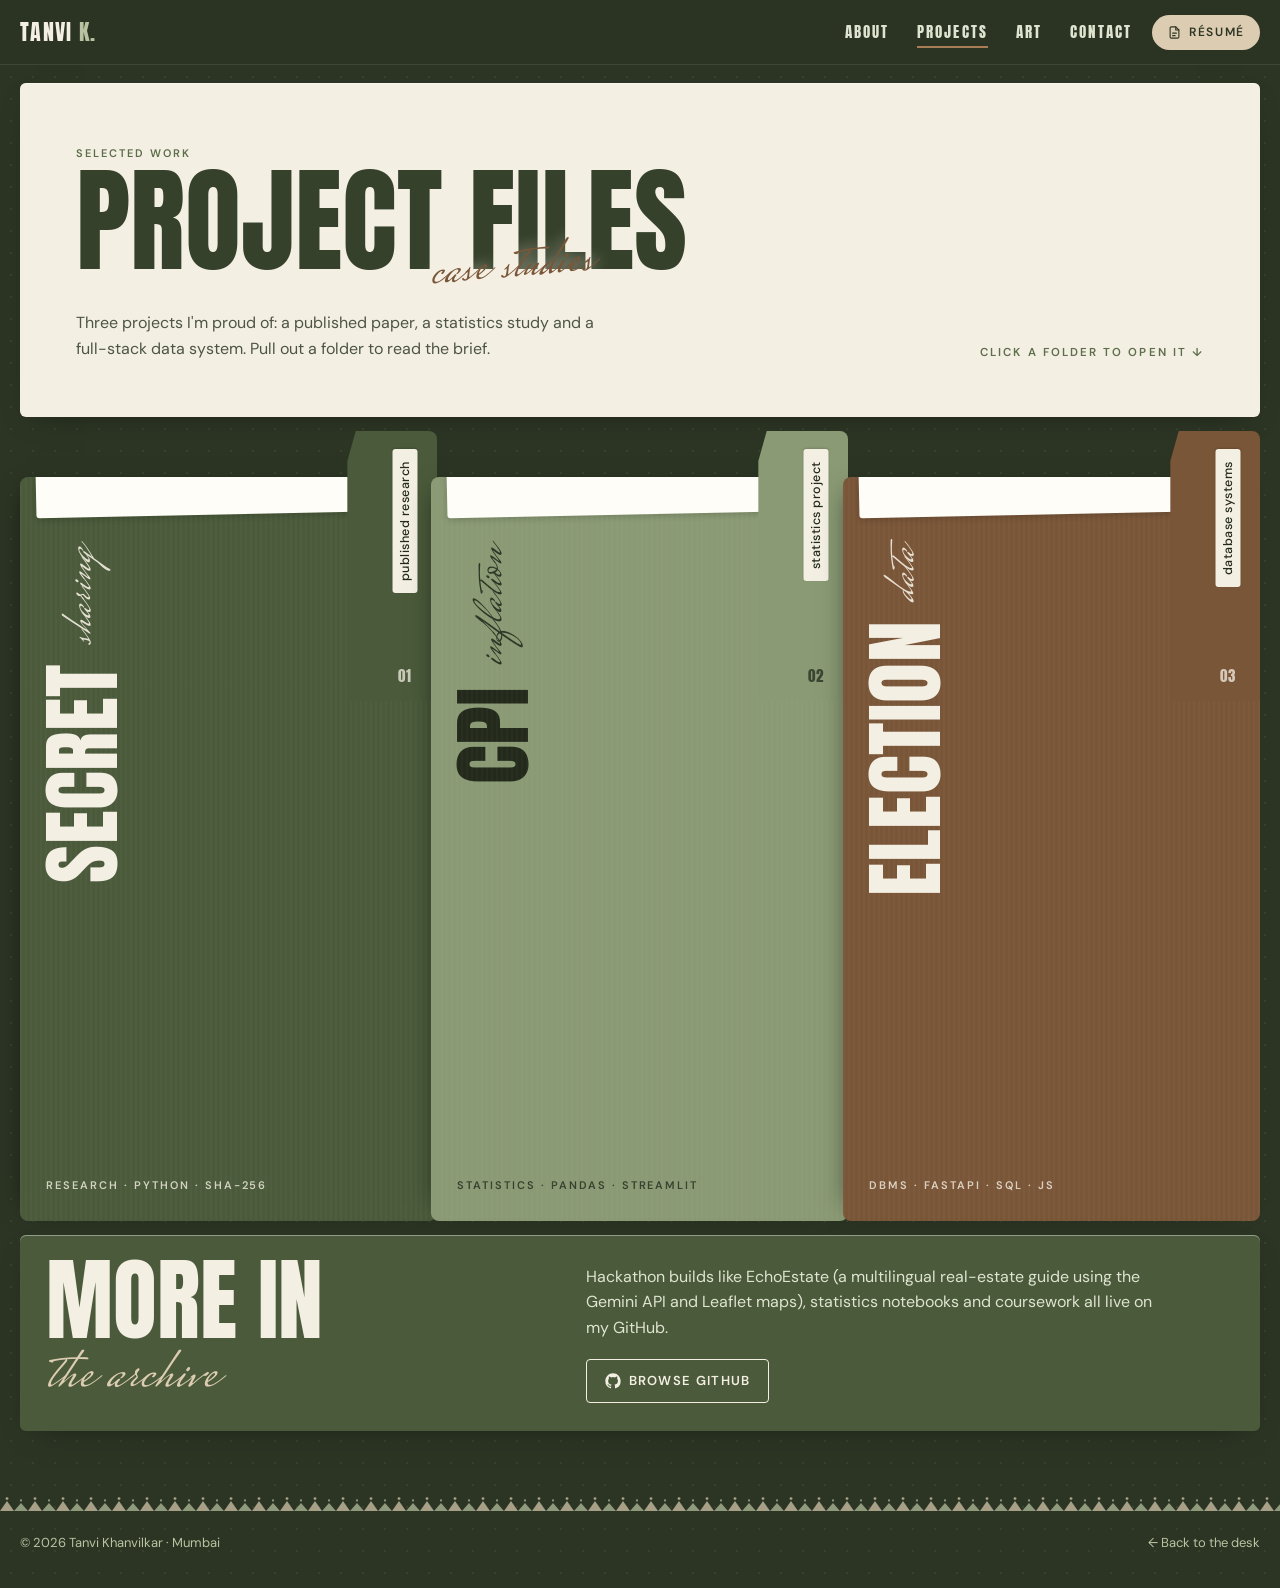
<file: projects.html>
<!doctype html>
<html lang="en" class="no-js">
<head>
  <meta charset="utf-8">
  <meta name="viewport" content="width=device-width, initial-scale=1">
  <title>Project Files · Tanvi Khanvilkar</title>
  <meta name="description" content="Selected data science work by Tanvi Khanvilkar: published secret-sharing research, India's CPI inflation study, and a 2019 Lok Sabha election data system.">
  <link rel="preconnect" href="https://fonts.googleapis.com">
  <link rel="preconnect" href="https://fonts.gstatic.com" crossorigin>
  <link href="https://fonts.googleapis.com/css2?family=Anton&family=DM+Sans:opsz,wght@9..40,400;9..40,500;9..40,600&family=Fraunces:opsz,wght@9..144,400;9..144,500&family=Mrs+Saint+Delafield&display=swap" rel="stylesheet">
  <link rel="stylesheet" href="css/style.css">
  <link rel="icon" href="data:image/svg+xml,%3Csvg xmlns='http://www.w3.org/2000/svg' viewBox='0 0 32 32'%3E%3Crect width='32' height='32' rx='6' fill='%2336412c'/%3E%3Ctext x='16' y='23' font-family='Impact,sans-serif' font-size='19' text-anchor='middle' fill='%23f4efe3'%3ETK%3C/text%3E%3C/svg%3E">
  <script>document.documentElement.classList.remove('no-js')</script>
</head>
<body>

<svg width="0" height="0" style="position:absolute" aria-hidden="true">
  <symbol id="i-github" viewBox="0 0 24 24"><path fill="currentColor" d="M12 .5C5.73.5.5 5.73.5 12a11.5 11.5 0 0 0 7.86 10.92c.58.1.79-.25.79-.56v-2c-3.2.7-3.87-1.37-3.87-1.37-.53-1.33-1.28-1.69-1.28-1.69-1.05-.72.08-.7.08-.7 1.16.08 1.77 1.19 1.77 1.19 1.03 1.77 2.7 1.26 3.36.96.1-.75.4-1.26.73-1.55-2.55-.29-5.24-1.28-5.24-5.68 0-1.26.45-2.28 1.19-3.08-.12-.29-.52-1.46.11-3.05 0 0 .97-.31 3.17 1.18a11 11 0 0 1 5.77 0c2.2-1.49 3.17-1.18 3.17-1.18.63 1.59.23 2.76.11 3.05.74.8 1.19 1.82 1.19 3.08 0 4.41-2.69 5.38-5.25 5.67.41.36.78 1.06.78 2.14v3.17c0 .31.21.67.8.56A11.5 11.5 0 0 0 23.5 12C23.5 5.73 18.27.5 12 .5z"/></symbol>
  <symbol id="i-arrow" viewBox="0 0 24 24"><path fill="none" stroke="currentColor" stroke-width="2" stroke-linecap="round" stroke-linejoin="round" d="M5 12h14M13 6l6 6-6 6"/></symbol>
  <symbol id="i-doc" viewBox="0 0 24 24"><g fill="none" stroke="currentColor" stroke-width="1.8" stroke-linecap="round" stroke-linejoin="round"><path d="M14 3H7a2 2 0 0 0-2 2v14a2 2 0 0 0 2 2h10a2 2 0 0 0 2-2V8z"/><path d="M14 3v5h5M9 13h6M9 17h4"/></g></symbol>
  <symbol id="i-live" viewBox="0 0 24 24"><g fill="none" stroke="currentColor" stroke-width="1.8" stroke-linecap="round" stroke-linejoin="round"><path d="M14 4h6v6M20 4l-9 9"/><path d="M18 14v5a1 1 0 0 1-1 1H5a1 1 0 0 1-1-1V7a1 1 0 0 1 1-1h5"/></g></symbol>
</svg>

<header class="topbar">
  <div class="wrap">
    <a class="brand" href="index.html">Tanvi <span>K.</span></a>
    <button class="nav-toggle" aria-expanded="false" aria-controls="nav">Menu</button>
    <nav class="nav" id="nav" aria-label="Primary">
      <a href="index.html#about">About</a>
      <a href="projects.html" aria-current="page">Projects</a>
      <a href="index.html#art">Art</a>
      <a href="index.html#contact">Contact</a>
    </nav>
    <a class="resume-btn" href="assets/Tanvi_Khanvilkar_Resume.pdf" target="_blank" rel="noopener"><svg viewBox="0 0 24 24" aria-hidden="true"><g fill="none" stroke="currentColor" stroke-width="1.8" stroke-linecap="round" stroke-linejoin="round"><path d="M14 3H7a2 2 0 0 0-2 2v14a2 2 0 0 0 2 2h10a2 2 0 0 0 2-2V8z"/><path d="M14 3v5h5M9 13h6M9 17h4"/></g></svg>Résumé</a>
  </div>
</header>

<main class="page wrap">

  <section class="card proj-hero">
    <div>
      <span class="label">Selected work</span>
      <h1>Project files<span class="overlay" aria-hidden="true">case studies</span></h1>
      <p>Three projects I'm proud of: a published paper, a statistics study and a full-stack data system. Pull out a folder to read the brief.</p>
    </div>
    <p class="hint">Click a folder to open it ↓</p>
  </section>

  <div class="cabinet" id="cabinet">

    <!-- ===== FILE 01 — DSS ===== -->
    <article class="folder f-1" id="dss" aria-labelledby="dss-t">
      <button class="folder-tab" aria-expanded="false" aria-controls="dss-c">
        <span class="tab-label">published research</span>
        <span class="tab-no">01</span>
      </button>
      <div class="folder-body">
        <div class="cover">
          <span class="peek" aria-hidden="true"></span>
          <span class="vtitle">Secret <span class="script">sharing</span></span>
          <span class="kind">Research · Python · SHA-256</span>
        </div>
        <div class="contents" id="dss-c">
          <button class="close-folder" type="button">Close file ✕</button>
          <div class="sheet">
            <div class="sheet-head">
              <div><span class="label">File 01 · Undergraduate research</span><h2 id="dss-t">A Secure Document Secret Sharing System</h2><p class="subtitle">using SHA-256-based Share Authentication</p></div>
              <div class="meta"><b>Role</b> Undergraduate researcher, led implementation<br><b>Team</b> 3, faculty-guided<br><b>Timeline</b> 6 months</div>
            </div>
            <div class="metrics">
              <div class="metric"><b>100%</b><span>reconstruction accuracy</span></div>
              <div class="metric"><b>&lt;6%</b><span>share-size overhead</span></div>
              <div class="metric"><b>&lt;5s</b><span>reconstruction, files up to 5 MB</span></div>
            </div>
            <div class="sheet-grid">
              <div>
                <h3>The problem</h3>
                <p>Sensitive documents are risky when one person or one server holds them. Threshold secret sharing splits a file into <em>n</em> shares so that any <em>k</em> of them can rebuild it, and fewer than <em>k</em> reveal nothing. Plain schemes have a gap, though: a tampered share can quietly corrupt the reconstructed document.</p>
                <h3>What I built</h3>
                <ul>
                  <li>A document-level secret-sharing system built on Shamir's <em>(k, n)</em> scheme, tested with (3,5), (4,6) and (5,8) thresholds</li>
                  <li>SHA-256 authentication on every share, so tampered or corrupted shares are rejected before reconstruction</li>
                  <li>A Tkinter desktop interface for splitting, verifying and reconstructing documents</li>
                </ul>
                <h3>Outcome</h3>
                <p>Published in the <strong>Grenze International Journal of Engineering and Technology</strong> (Scopus-indexed, January 2026) and presented at the <strong>Hinweis 4th International Conference, ASIT</strong>.</p><p class="authors">Dr. Ratnesh Chaturvedi, Muskaan Jaggi, Snigdha Mishra &amp; <strong>Tanvi Khanvilkar</strong></p>
              </div>
              <div>
                <div class="figure">
                  <svg viewBox="0 0 300 200" role="img" aria-label="Diagram: one document is split into five shares, and any three verified shares rebuild it">
                    <rect x="10" y="78" width="46" height="58" rx="3" fill="#fffdf7" stroke="#4a5a3a" stroke-width="1.5"/>
                    <path d="M18 92h30M18 100h30M18 108h22M18 116h28" stroke="#b9c3a2" stroke-width="2"/>
                    <text x="33" y="152" text-anchor="middle" font-size="10" fill="#4d5544" font-family="DM Sans">document</text>
                    <g stroke="#a87d55" stroke-width="1.2" fill="none" stroke-dasharray="3 3">
                      <path d="M58 107 L120 30"/><path d="M58 107 L120 68"/><path d="M58 107 L120 107"/><path d="M58 107 L120 146"/><path d="M58 107 L120 184"/>
                    </g>
                    <g font-family="DM Sans" font-size="9" fill="#232a1c">
                      <rect x="120" y="20" width="40" height="20" rx="3" fill="#5d6e4a"/><text x="140" y="34" text-anchor="middle" fill="#f4efe3">S1 ✓</text>
                      <rect x="120" y="58" width="40" height="20" rx="3" fill="#5d6e4a"/><text x="140" y="72" text-anchor="middle" fill="#f4efe3">S2 ✓</text>
                      <rect x="120" y="97" width="40" height="20" rx="3" fill="#dccdb2"/><text x="140" y="111" text-anchor="middle">S3</text>
                      <rect x="120" y="136" width="40" height="20" rx="3" fill="#5d6e4a"/><text x="140" y="150" text-anchor="middle" fill="#f4efe3">S4 ✓</text>
                      <rect x="120" y="174" width="40" height="20" rx="3" fill="#dccdb2"/><text x="140" y="188" text-anchor="middle">S5</text>
                    </g>
                    <g stroke="#4a5a3a" stroke-width="1.4" fill="none">
                      <path d="M160 30 C 200 30, 210 100, 238 104"/><path d="M160 68 C 196 68, 212 102, 238 106"/><path d="M160 146 C 200 146, 210 112, 238 110"/>
                    </g>
                    <rect x="240" y="78" width="50" height="58" rx="3" fill="#fffdf7" stroke="#4a5a3a" stroke-width="1.5"/>
                    <path d="M248 92h34M248 100h34M248 108h24M248 116h30" stroke="#b9c3a2" stroke-width="2"/>
                    <text x="265" y="152" text-anchor="middle" font-size="10" fill="#4d5544" font-family="DM Sans">rebuilt</text>
                    <text x="200" y="16" text-anchor="middle" font-size="10" fill="#7a5638" font-family="DM Sans" font-weight="600">k = 3 of n = 5</text>
                  </svg>
                  <p class="fig-cap">How it works: any three hash-verified shares rebuild the document.</p>
                </div>
                <h3>Stack</h3>
                <div class="chips" style="margin-bottom:18px"><span class="chip">Python</span><span class="chip">SHA-256</span><span class="chip">Threshold cryptography</span><span class="chip">Tkinter</span></div>
                <div class="sheet-links">
                  <a class="btn solid" href="https://thegrenze.com/public/index.php/abstract/journal/6562" target="_blank" rel="noopener"><svg><use href="#i-doc"/></svg> Read the paper</a>
                  <a class="btn ghost" href="https://www.scopus.com/pages/publications/105047234934" target="_blank" rel="noopener"><svg><use href="#i-live"/></svg> Scopus</a>
                  <a class="btn ghost" href="https://github.com/TanviKhanvilkar-blip/Document-Secret-Sharing-System" target="_blank" rel="noopener"><svg><use href="#i-github"/></svg> Code</a>
                </div>
              </div>
            </div>
          </div>
        </div>
      </div>
    </article>

    <!-- ===== FILE 02 — CPI ===== -->
    <article class="folder f-2" id="cpi" aria-labelledby="cpi-t">
      <button class="folder-tab" aria-expanded="false" aria-controls="cpi-c">
        <span class="tab-label">statistics project</span>
        <span class="tab-no">02</span>
      </button>
      <div class="folder-body">
        <div class="cover">
          <span class="peek" aria-hidden="true"></span>
          <span class="vtitle">CPI <span class="script">inflation</span></span>
          <span class="kind">Statistics · Pandas · Streamlit</span>
        </div>
        <div class="contents" id="cpi-c">
          <button class="close-folder" type="button">Close file ✕</button>
          <div class="sheet">
            <div class="sheet-head">
              <div><span class="label">File 02 · Statistics project</span><h2 id="cpi-t">India's CPI Inflation Study</h2></div>
              <div class="meta"><b>Role</b> Data collection, cleaning &amp; deployment<br><b>Team</b> 3<br><b>Data</b> Government of India, MoSPI</div>
            </div>
            <div class="metrics">
              <div class="metric"><b>91,558</b><span>rows of official CPI data</span></div>
              <div class="metric"><b>5</b><span>families of statistical tests</span></div>
              <div class="metric"><b>2026</b><span>CPI projections from 3 models</span></div>
            </div>
            <div class="sheet-grid">
              <div>
                <h3>The question</h3>
                <p>How has consumer inflation moved across India, and are the differences we see between groups and periods statistically real or just noise?</p>
                <h3>What I did</h3>
                <ul>
                  <li>Collected and cleaned <strong>91,558 rows</strong> of Consumer Price Index data from the Ministry of Statistics (MoSPI)</li>
                  <li>Ran t-tests, Z-tests, and one-way and two-way ANOVA, with Tukey HSD post-hoc tests to find which groups actually differ</li>
                  <li>Built OLS, Ridge and Lasso regression models with cross-validation to project CPI for 2026</li>
                  <li>Deployed everything as an interactive Streamlit dashboard</li>
                </ul>
              </div>
              <div>
                <div class="figure">
                  <svg viewBox="0 0 300 170" role="img" aria-label="Schematic chart: an index line rising over time, with a dashed projection band at the end">
                    <g stroke="#dfe4d0" stroke-width="1"><path d="M30 20H290M30 60H290M30 100H290M30 140H290"/></g>
                    <path d="M222 66 L290 30 L290 70 L222 82 Z" fill="#b9c3a2" opacity=".55"/>
                    <polyline fill="none" stroke="#4a5a3a" stroke-width="2.4" stroke-linejoin="round" points="30,132 52,126 74,128 96,116 118,112 140,104 162,98 184,92 206,84 222,74"/>
                    <polyline fill="none" stroke="#7a5638" stroke-width="2.4" stroke-dasharray="5 4" points="222,74 256,62 290,50"/>
                    <circle cx="222" cy="74" r="3.5" fill="#7a5638"/>
                    <path d="M30 140H290" stroke="#4d5544" stroke-width="1.2"/>
                    <text x="290" y="158" text-anchor="end" font-size="10" fill="#4d5544" font-family="DM Sans">time →</text>
                    <text x="242" y="24" text-anchor="middle" font-size="10" fill="#7a5638" font-family="DM Sans" font-weight="600">2026 projection</text>
                  </svg>
                  <p class="fig-cap">Schematic of the approach: history, then a model projection with its uncertainty band.</p>
                </div>
                <h3>Stack</h3>
                <div class="chips" style="margin-bottom:18px"><span class="chip">Python</span><span class="chip">Pandas</span><span class="chip">Hypothesis testing</span><span class="chip">Regression</span><span class="chip">Streamlit</span></div>
                <div class="sheet-links">
                  <a class="btn solid" href="https://cpi-ssdi-dashboard-lyga2fzuab3vlqsecfbrbq.streamlit.app/" target="_blank" rel="noopener"><svg><use href="#i-live"/></svg> Live dashboard</a>
                  <a class="btn ghost" href="https://github.com/TanviKhanvilkar-blip/cpi-ssdi-dashboard" target="_blank" rel="noopener"><svg><use href="#i-github"/></svg> Code</a>
                </div>
              </div>
            </div>
          </div>
        </div>
      </div>
    </article>

    <!-- ===== FILE 03 — Election ===== -->
    <article class="folder f-3" id="election" aria-labelledby="el-t">
      <button class="folder-tab" aria-expanded="false" aria-controls="el-c">
        <span class="tab-label">database systems</span>
        <span class="tab-no">03</span>
      </button>
      <div class="folder-body">
        <div class="cover">
          <span class="peek" aria-hidden="true"></span>
          <span class="vtitle">Election <span class="script">data</span></span>
          <span class="kind">DBMS · FastAPI · SQL · JS</span>
        </div>
        <div class="contents" id="el-c">
          <button class="close-folder" type="button">Close file ✕</button>
          <div class="sheet">
            <div class="sheet-head">
              <div><span class="label">File 03 · DBMS project</span><h2 id="el-t">2019 Lok Sabha Election Data System</h2></div>
              <div class="meta"><b>Role</b> Led the build<br><b>Team</b> 3<br><b>Data</b> Election Commission of India, ADR</div>
            </div>
            <div class="metrics">
              <div class="metric"><b>543</b><span>constituencies, searchable</span></div>
              <div class="metric"><b>2</b><span>official sources joined: ECI results + ADR affidavits</span></div>
              <div class="metric"><b>Auth</b><span>login-protected dashboard</span></div>
            </div>
            <div class="sheet-grid">
              <div>
                <h3>The idea</h3>
                <p>Election results and candidate disclosures are public, but they sit in separate places and are hard to read together. I wanted one database and one dashboard where anyone could explore both.</p>
                <h3>What I built</h3>
                <ul>
                  <li>A relational database over certified ECI results and ADR candidate affidavit data</li>
                  <li>A FastAPI backend with authentication and a JavaScript dashboard on top</li>
                  <li>Views for party-wise seats and vote share, state turnout, the closest and safest seats by margin, and search by constituency</li>
                  <li>Transparency analytics: women's representation, declared criminal cases, education and assets, broken down by party</li>
                </ul>
              </div>
              <div>
                <div class="figure">
                  <svg id="hemicycle" viewBox="0 0 300 160" role="img" aria-label="Schematic of a parliament seating chart made of 543 dots"></svg>
                  <p class="fig-cap">543 seats, one dot each. A schematic in the spirit of the dashboard, not actual results.</p>
                </div>
                <h3>Stack</h3>
                <div class="chips" style="margin-bottom:18px"><span class="chip">FastAPI</span><span class="chip">Python</span><span class="chip">SQL</span><span class="chip">Pandas</span><span class="chip">JavaScript</span></div>
                <div class="sheet-links">
                  <a class="btn solid" href="https://election-data-system-k08i.onrender.com" target="_blank" rel="noopener"><svg><use href="#i-live"/></svg> Live site</a>
                  <a class="btn ghost" href="https://github.com/TanviKhanvilkar-blip/election-data-system" target="_blank" rel="noopener"><svg><use href="#i-github"/></svg> Code</a>
                </div>
              </div>
            </div>
          </div>
        </div>
      </div>
    </article>

  </div>

  <section class="card dark contact reveal" style="margin-top:var(--gap)" aria-labelledby="more-t">
    <div class="contact-grid">
      <h2 id="more-t">More in <span class="script">the archive</span></h2>
      <div>
        <p style="margin:0 0 18px;color:var(--sage-100);max-width:52ch">Hackathon builds like EchoEstate (a multilingual real-estate guide using the Gemini API and Leaflet maps), statistics notebooks and coursework all live on my GitHub.</p>
        <a class="btn" style="color:var(--cream)" href="https://github.com/TanviKhanvilkar-blip" target="_blank" rel="noopener"><svg><use href="#i-github"/></svg> Browse GitHub</a>
      </div>
    </div>
  </section>
</main>

<footer class="footer">
  <div class="paithani light" aria-hidden="true"></div>
  <div class="wrap">
    <span>© 2026 Tanvi Khanvilkar · Mumbai</span>
    <a href="index.html" style="text-decoration:none">← Back to the desk</a>
  </div>
</footer>

<script src="js/main.js"></script>
</body>
</html>
</file>
<file: css/style.css>
/* =========================================================
   Tanvi Khanvilkar — portfolio
   Earthy day palette: moss, sage, cream, beige, coffee browns.
   Subtle Marathi touch: paithani-style temple borders + rangoli dots.
   ========================================================= */

:root {
  --moss-900: #2c3524;   /* page frame */
  --moss-800: #36412c;
  --moss-700: #4a5a3a;
  --moss-600: #5d6e4a;
  --sage-500: #8a9a74;
  --sage-300: #b9c3a2;
  --sage-100: #dfe4d0;
  --cream:    #f4efe3;
  --cream-2:  #ebe3d2;
  --beige:    #dccdb2;
  --coffee-800: #4a3426;
  --coffee-600: #7a5638;
  --coffee-400: #a87d55;
  --ink:      #232a1c;
  --ink-soft: #4d5544;
  --line:     rgba(35, 42, 28, .14);

  --f-display: "Anton", "Oswald", Impact, sans-serif;
  --f-serif:   "Fraunces", Georgia, serif;
  --f-script:  "Mrs Saint Delafield", "Brush Script MT", cursive;
  --f-body:    "DM Sans", system-ui, sans-serif;

  --radius: 6px;
  --gap: 14px;
  --shadow: 0 1px 0 rgba(255,255,255,.4) inset, 0 10px 30px -18px rgba(0,0,0,.55);

  /* paithani "kangura" temple border: triangles + dots, tiled horizontally */
  --paithani: url("data:image/svg+xml,%3Csvg xmlns='http://www.w3.org/2000/svg' width='28' height='14' viewBox='0 0 28 14'%3E%3Cpath d='M0 14 L7 4 L14 14 Z' fill='%23a87d55'/%3E%3Cpath d='M14 14 L21 6 L28 14 Z' fill='%235d6e4a'/%3E%3Ccircle cx='7' cy='1.6' r='1.4' fill='%23a87d55'/%3E%3Ccircle cx='21' cy='3.4' r='1.1' fill='%235d6e4a'/%3E%3C/svg%3E");
  --paithani-light: url("data:image/svg+xml,%3Csvg xmlns='http://www.w3.org/2000/svg' width='28' height='14' viewBox='0 0 28 14'%3E%3Cpath d='M0 14 L7 4 L14 14 Z' fill='%23dccdb2'/%3E%3Cpath d='M14 14 L21 6 L28 14 Z' fill='%23b9c3a2'/%3E%3Ccircle cx='7' cy='1.6' r='1.4' fill='%23dccdb2'/%3E%3Ccircle cx='21' cy='3.4' r='1.1' fill='%23b9c3a2'/%3E%3C/svg%3E");
}

* { box-sizing: border-box; }
html { scroll-behavior: smooth; }
@media (prefers-reduced-motion: reduce) {
  html { scroll-behavior: auto; }
  *, *::before, *::after { animation-duration: .01ms !important; animation-iteration-count: 1 !important; transition-duration: .01ms !important; }
}

body {
  margin: 0;
  background: var(--moss-900);
  /* faint rangoli dot grid over the frame */
  background-image: radial-gradient(rgba(220, 205, 178, .07) 1.2px, transparent 1.3px);
  background-size: 22px 22px;
  color: var(--ink);
  font: 400 16px/1.6 var(--f-body);
  -webkit-font-smoothing: antialiased;
}
img { max-width: 100%; display: block; }
a { color: inherit; }
:focus-visible { outline: 2px solid var(--coffee-400); outline-offset: 3px; border-radius: 3px; }

.wrap { width: min(1240px, 100% - 32px); margin: 0 auto; }

/* ---------- top bar ---------- */
.topbar {
  position: sticky; top: 0; z-index: 50;
  background: rgba(44, 53, 36, .88);
  backdrop-filter: blur(10px);
  -webkit-backdrop-filter: blur(10px);
  border-bottom: 1px solid rgba(220, 205, 178, .12);
}
.topbar .wrap { display: flex; align-items: center; justify-content: space-between; gap: 20px; height: 64px; }
.brand {
  font-family: var(--f-display); font-size: 22px; letter-spacing: .06em;
  color: var(--cream); text-decoration: none; text-transform: uppercase;
}
.brand span { color: var(--sage-300); }
.nav { display: flex; gap: 28px; }
.nav a {
  font-family: var(--f-display); font-size: 15px; letter-spacing: .14em; text-transform: uppercase;
  color: var(--sage-100); text-decoration: none; position: relative; padding: 4px 0;
}
.nav a::after { content: ""; position: absolute; left: 0; right: 100%; bottom: 0; height: 2px; background: var(--coffee-400); transition: right .3s ease; }
.nav a:hover::after, .nav a[aria-current="page"]::after { right: 0; }
.brand { margin-right: auto; }
.resume-btn {
  display: inline-flex; align-items: center; gap: 7px; text-decoration: none;
  font: 600 12px/1 var(--f-body); letter-spacing: .14em; text-transform: uppercase;
  padding: 10px 15px; border-radius: 999px; background: var(--beige); color: var(--moss-900);
  transition: background .2s, transform .2s;
}
.resume-btn:hover { background: var(--cream); transform: translateY(-1px); }
.resume-btn svg { width: 15px; height: 15px; }
.nav-toggle { display: none; background: none; border: 1px solid rgba(220,205,178,.3); color: var(--cream); border-radius: 4px; padding: 6px 10px; font: 600 13px var(--f-body); letter-spacing: .1em; }

@media (max-width: 760px) {
  .nav-toggle { display: block; order: 3; }
  .resume-btn { order: 2; padding: 9px 13px; }
  .topbar .wrap { gap: 10px; }
  .nav {
    position: absolute; top: 64px; left: 0; right: 0; flex-direction: column; gap: 0;
    background: var(--moss-900); border-bottom: 1px solid rgba(220,205,178,.12);
    max-height: 0; overflow: hidden; transition: max-height .35s ease;
  }
  .nav.open { max-height: 320px; }
  .nav a { padding: 14px 16px; border-top: 1px solid rgba(220,205,178,.08); }
}

/* ---------- shared card ---------- */
.card {
  background: var(--cream);
  border-radius: var(--radius);
  padding: 26px;
  position: relative;
  box-shadow: var(--shadow);
  overflow: hidden;
}
.card.sage  { background: var(--sage-100); }
.card.beige { background: var(--beige); }
.card.dark  { background: var(--moss-700); color: var(--cream); }
.card.night { background: #1f2619; color: var(--cream); }
.card.coffee { background: var(--coffee-800); color: var(--cream); }

.card-title {
  font-family: var(--f-display); text-transform: uppercase; font-weight: 400;
  font-size: clamp(26px, 3vw, 36px); line-height: .95; letter-spacing: .01em;
  margin: 0 0 14px; color: var(--moss-800);
}
.card.dark .card-title, .card.night .card-title, .card.coffee .card-title { color: var(--cream); }
.card-title .script {
  font-family: var(--f-script); text-transform: none; font-size: 1.15em;
  color: var(--coffee-600); letter-spacing: 0; margin-left: .1em; vertical-align: -.12em;
}
.card.dark .card-title .script, .card.night .card-title .script, .card.coffee .card-title .script { color: var(--beige); }

.label {
  display: inline-block; font: 600 11px/1 var(--f-body); letter-spacing: .18em; text-transform: uppercase;
  color: var(--moss-600); margin-bottom: 12px;
}
.card.dark .label, .card.night .label, .card.coffee .label { color: var(--sage-300); }

.chip {
  display: inline-block; font: 500 12.5px/1 var(--f-body); padding: 7px 11px; border-radius: 999px;
  background: rgba(93, 110, 74, .12); color: var(--moss-800); border: 1px solid rgba(93,110,74,.2);
}
.chips { display: flex; flex-wrap: wrap; gap: 7px; }

.btn {
  display: inline-flex; align-items: center; gap: 8px;
  font: 600 13px/1 var(--f-body); letter-spacing: .1em; text-transform: uppercase; text-decoration: none;
  padding: 13px 18px; border-radius: 4px; border: 1.5px solid currentColor; transition: background .2s, color .2s, transform .2s;
}
.btn:hover { transform: translateY(-2px); }
.btn.solid { background: var(--moss-800); color: var(--cream); border-color: var(--moss-800); }
.btn.solid:hover { background: var(--coffee-800); border-color: var(--coffee-800); }
.btn.ghost { color: var(--moss-800); }
.btn.ghost:hover { background: var(--moss-800); color: var(--cream); }
.btn svg { width: 16px; height: 16px; }

.paithani { height: 14px; background: var(--paithani) repeat-x left bottom; background-size: 28px 14px; }
.paithani.light { background-image: var(--paithani-light); }
.paithani.flip { transform: scaleY(-1); }

/* coffee ring stain */
.stain { position: absolute; pointer-events: none; opacity: .5; }

/* reveal on scroll */
.reveal { opacity: 0; transform: translateY(18px); transition: opacity .7s ease, transform .7s cubic-bezier(.2,.7,.2,1); }
.reveal.in { opacity: 1; transform: none; }
.no-js .reveal { opacity: 1; transform: none; }

/* =========================================================
   HOME — hero
   ========================================================= */
.page { padding: 18px 0 40px; }

.hero {
  display: grid; grid-template-columns: minmax(0, 1.3fr) minmax(0, .7fr); gap: 0;
  padding: 0; min-height: 560px;
}
.hero-text { padding: clamp(28px, 5vw, 64px); display: flex; flex-direction: column; justify-content: center; position: relative; z-index: 2; }
.hello {
  font-family: var(--f-script); font-size: clamp(44px, 5vw, 64px); line-height: 1;
  color: var(--coffee-600); margin: 0 0 4px;
}
.hero h1 {
  font-family: var(--f-display); font-weight: 400; text-transform: uppercase;
  font-size: clamp(50px, 10.5vw, 150px); line-height: .84; letter-spacing: -.005em;
  color: var(--moss-800); margin: 0; position: relative;
}
.hero h1 .last { display: block; color: var(--moss-700); }
.hero h1 .overlay {
  position: absolute; right: 2%; bottom: -.32em;
  font-family: var(--f-script); text-transform: none; font-size: .58em; line-height: 1;
  color: var(--coffee-600); transform: rotate(-6deg); white-space: nowrap; letter-spacing: 0;
  text-shadow: 0 0 18px var(--cream), 0 0 4px var(--cream);
}
.hero .intro { max-width: 46ch; font-size: 17.5px; color: var(--ink-soft); margin: 54px 0 26px; }
.hero .intro strong { color: var(--ink); font-weight: 600; }
.hero-actions { display: flex; flex-wrap: wrap; gap: 12px; align-items: center; }
.socials { display: flex; gap: 10px; margin-left: 6px; }
.socials a {
  width: 42px; height: 42px; display: grid; place-items: center; border-radius: 50%;
  background: var(--moss-800); color: var(--cream); transition: background .2s, transform .2s;
}
.socials a:hover { background: var(--coffee-600); transform: translateY(-2px) rotate(-6deg); }
.socials svg { width: 18px; height: 18px; }

.hero-photo { position: relative; background: var(--sage-300); display: flex; align-items: flex-end; justify-content: center; overflow: hidden; }
.hero-photo::before { /* rangoli dots behind the arch */
  content: ""; position: absolute; inset: 0;
  background-image: radial-gradient(rgba(44,53,36,.18) 1.4px, transparent 1.5px);
  background-size: 18px 18px;
}
.arch {
  position: relative; height: calc(100% - 36px); width: auto; max-width: 86%; aspect-ratio: 3 / 4.1; margin-bottom: 0;
  border-radius: 999px 999px 0 0; overflow: hidden;
  border: 8px solid var(--cream); border-bottom: 0;
  box-shadow: 0 0 0 1.5px var(--coffee-400);
}
.arch img { width: 100%; height: 100%; object-fit: cover; object-position: 50% 30%; }

.badge { /* rotating circular stamp */
  position: absolute; left: -52px; top: 30px; width: 140px; height: 140px; z-index: 3;
  background: var(--coffee-800); color: var(--cream); border-radius: 50%; display: grid; place-items: center;
  box-shadow: 0 10px 24px -10px rgba(0,0,0,.5);
}
.badge svg.ring { position: absolute; inset: 0; width: 100%; height: 100%; animation: spin 22s linear infinite; }
.badge .star { width: 30px; height: 30px; color: var(--beige); }
@keyframes spin { to { transform: rotate(360deg); } }

.hero-foot {
  grid-column: 1 / -1; display: flex; justify-content: space-between; align-items: center; gap: 16px; flex-wrap: wrap;
  padding: 14px clamp(28px, 5vw, 64px); border-top: 1px solid var(--line);
  font: 600 12px/1.4 var(--f-body); letter-spacing: .18em; text-transform: uppercase; color: var(--moss-600);
}
.hero-foot .dot { display: inline-block; width: 6px; height: 6px; border-radius: 50%; background: var(--sage-500); margin: 0 10px 1px; }
.hero .paithani { grid-column: 1 / -1; }

/* =========================================================
   HOME — bento grid
   ========================================================= */
.bento { display: grid; grid-template-columns: repeat(12, 1fr); gap: var(--gap); margin-top: var(--gap); }
.span-3 { grid-column: span 3; } .span-4 { grid-column: span 4; } .span-5 { grid-column: span 5; }
.span-6 { grid-column: span 6; } .span-7 { grid-column: span 7; } .span-8 { grid-column: span 8; }
.span-12 { grid-column: span 12; }

/* about */
.about { display: grid; grid-template-columns: 210px 1fr; gap: 30px; align-items: start; position: relative; }
.about .portrait { border-radius: 4px; overflow: hidden; aspect-ratio: 3/4; transform: rotate(-2.5deg); border: 6px solid #fff; box-shadow: 0 8px 20px -12px rgba(0,0,0,.5); }
.about .portrait img { width: 100%; height: 100%; object-fit: cover; object-position: 35% 30%; }
.about p { margin: 0 0 14px; color: var(--ink-soft); font-size: 16.5px; line-height: 1.65; }
.about p:last-child { margin-bottom: 0; }
.about .tape { position: absolute; width: 70px; height: 22px; background: rgba(220, 205, 178, .8); top: -8px; left: 44px; transform: rotate(-8deg); z-index: 2; }

/* stats */
.stats { display: grid; grid-auto-rows: 1fr; gap: 0; padding: 0; }
.stat { padding: 18px 24px; border-bottom: 1px solid rgba(244,239,227,.14); display: flex; flex-direction: column; justify-content: center; }
.stat:last-child { border-bottom: 0; }
.stat b { display: block; font: 400 64px/1 var(--f-display); color: var(--cream); letter-spacing: .01em; }
.stat span { font-size: 13.5px; color: var(--sage-100); }

/* coffee / currently brewing */
.brew { display: flex; flex-direction: column; }
.cup { width: 92px; height: 92px; margin: 2px 0 10px auto; position: absolute; right: 18px; top: 16px; }
.cup .steam path { stroke-dasharray: 26; animation: steam 3.2s ease-in-out infinite; opacity: 0; }
.cup .steam path:nth-child(2) { animation-delay: .9s; }
.cup .steam path:nth-child(3) { animation-delay: 1.8s; }
@keyframes steam {
  0% { stroke-dashoffset: 26; opacity: 0; transform: translateY(4px); }
  40% { opacity: .8; }
  100% { stroke-dashoffset: -26; opacity: 0; transform: translateY(-6px); }
}
.brew ul { list-style: none; margin: 6px 0 0; padding: 0; }
.brew li { display: flex; gap: 12px; padding: 10px 0; border-top: 1px dashed rgba(244,239,227,.22); font-size: 14.5px; color: var(--cream-2); }
.brew li em { font-style: normal; font: 600 11px/1.9 var(--f-body); letter-spacing: .14em; text-transform: uppercase; color: var(--coffee-400); min-width: 74px; }
.brew .count { margin-top: auto; padding-top: 14px; font-size: 13px; color: var(--beige); opacity: .85; }

/* projects teaser — mini folders */
.files-teaser { display: flex; flex-direction: column; }
.files-head { display: flex; justify-content: space-between; align-items: flex-start; gap: 16px; flex-wrap: wrap; }
.mini-folders { display: flex; gap: 10px; margin-top: 34px; align-items: stretch; flex: 1; min-height: 230px; }
.mini-folder {
  flex: 1; text-decoration: none; position: relative; min-height: 210px;
  transform: translateY(70px); opacity: 0;
  transition: transform .8s cubic-bezier(.2,.8,.2,1), opacity .6s ease;
}
.files-teaser.in .mini-folder { transform: translateY(0); opacity: 1; }
.files-teaser.in .mini-folder:nth-child(2) { transition-delay: .12s; }
.files-teaser.in .mini-folder:nth-child(3) { transition-delay: .24s; }
.mini-folder .tab {
  position: absolute; top: -16px; left: 14px; height: 20px; width: 42%;
  border-radius: 6px 6px 0 0; background: inherit;
}
.mini-folder .body {
  position: absolute; inset: 0; border-radius: 0 6px 6px 6px; padding: 18px 16px;
  display: flex; flex-direction: column; justify-content: space-between;
  transition: transform .35s cubic-bezier(.2,.8,.2,1);
}
.mini-folder .paper {
  position: absolute; left: 10px; right: 10px; top: -8px; height: 60px; background: #fffdf7; border-radius: 3px;
  box-shadow: 0 2px 6px rgba(0,0,0,.12); transition: transform .35s cubic-bezier(.2,.8,.2,1);
  background-image: repeating-linear-gradient(#fffdf7 0 9px, #e8e1cf 9px 10px);
}
.mini-folder:hover .paper, .mini-folder:focus-visible .paper { transform: translateY(-26px) rotate(-2deg); }
.mini-folder:hover .body, .mini-folder:focus-visible .body { transform: translateY(6px); }
.mini-folder .no { font: 400 13px var(--f-display); letter-spacing: .2em; opacity: .7; }
.mini-folder .name { display: block; font: 400 clamp(22px, 2.4vw, 34px)/.95 var(--f-display); text-transform: uppercase; }
.mini-folder .kind { display: block; font-size: 12.5px; opacity: .8; margin-top: 8px; }
/* folder texture: card-stock grain, fold crease, soft inner shading */
.mini-folder .body { overflow: hidden; isolation: isolate; }
.mini-folder .body::before {
  content: ""; position: absolute; inset: 0; z-index: -1; pointer-events: none; opacity: .55; mix-blend-mode: overlay;
  background-image:
    url("data:image/svg+xml,%3Csvg xmlns='http://www.w3.org/2000/svg' width='180' height='180'%3E%3Cfilter id='n'%3E%3CfeTurbulence type='fractalNoise' baseFrequency='.85' numOctaves='3' stitchTiles='stitch'/%3E%3CfeColorMatrix values='0 0 0 0 1 0 0 0 0 1 0 0 0 0 1 0 0 0 .55 0'/%3E%3C/filter%3E%3Crect width='100%25' height='100%25' filter='url(%23n)'/%3E%3C/svg%3E"),
    repeating-linear-gradient(90deg, rgba(255,255,255,.05) 0 1px, transparent 1px 4px);
}
.mini-folder .body::after {
  content: ""; position: absolute; left: 0; right: 0; top: 46px; height: 1px; z-index: -1;
  background: rgba(255,255,255,.18); box-shadow: 0 1px 0 rgba(0,0,0,.12);
}
.mini-folder .body { box-shadow: inset 0 0 40px rgba(0,0,0,.14), inset 0 1px 0 rgba(255,255,255,.12); }
.mini-folder .mark {
  position: absolute; z-index: -1; right: -8%; top: 22%; width: 78%; height: auto; pointer-events: none;
  fill: none; stroke: currentColor; stroke-width: 2.4; stroke-linecap: round; stroke-linejoin: round; opacity: .13;
  transition: transform .5s cubic-bezier(.2,.8,.2,1), opacity .3s;
}
.mini-folder .mark-fill { fill: currentColor; stroke: none; }
.mini-folder .mark-fill .mark-line { fill: none; stroke: currentColor; stroke-width: 2.4; }
.mini-folder:hover .mark, .mini-folder:focus-visible .mark { transform: rotate(-4deg) scale(1.04); opacity: .18; }
.mini-folder .stamp {
  position: absolute; top: 34%; left: 16px; z-index: 1; transform: rotate(-9deg);
  display: inline-flex; flex-direction: column; align-items: center; gap: 2px; padding: 7px 11px 6px;
  border: 2px solid currentColor; outline: 1px solid currentColor; outline-offset: 2px; border-radius: 3px;
  font: 600 9.5px/1 var(--f-body); letter-spacing: .2em; text-transform: uppercase; opacity: .72;
  -webkit-mask-image: radial-gradient(circle at 30% 40%, #000 55%, rgba(0,0,0,.65) 75%, #000 90%);
          mask-image: radial-gradient(circle at 30% 40%, #000 55%, rgba(0,0,0,.65) 75%, #000 90%);
}
.mini-folder .stamp b { font: 400 17px/1 var(--f-display); letter-spacing: .06em; }
.mf-1 .stamp { color: var(--beige); }
.mf-2 .stamp { color: var(--moss-800); }
.mf-3 .stamp { color: var(--cream); }
.mini-folder .body > .no, .mini-folder .body > span:last-child { position: relative; z-index: 1; }
@media (max-width: 560px) {
  .mini-folder .stamp { top: 12px; left: auto; right: 14px; transform: rotate(-6deg) scale(.85); transform-origin: top right; }
  .mini-folder .mark { width: 42%; top: 8%; right: 2%; }
}
.mf-1 .body, .mf-1 .tab { background: var(--moss-700); color: var(--cream); }
.mf-2 .body, .mf-2 .tab { background: var(--sage-500); color: var(--ink); }
.mf-3 .body, .mf-3 .tab { background: var(--coffee-600); color: var(--cream); }
.mf-2 .tab { left: auto; right: 14px; }
.mf-3 .tab { left: 29%; }

/* skills constellation */
.sky { min-height: 100%; }
.sky .constellation { width: 100%; height: auto; margin: 4px 0 10px; }
.constellation line { stroke: rgba(223, 228, 208, .35); stroke-width: 1; }
.constellation .star-pt { fill: var(--cream); transition: r .2s; }
.constellation g.node { cursor: default; }
.constellation g.node text { fill: var(--sage-100); font: 500 10.5px var(--f-body); letter-spacing: .04em; transition: fill .2s; }
.constellation g.node:hover text, .constellation g.node:focus text { fill: var(--beige); }
.constellation g.node:hover .star-pt { r: 4.6; }
.constellation .glow { fill: rgba(244, 239, 227, .12); }
.twinkle { animation: twinkle 3.4s ease-in-out infinite; }
@keyframes twinkle { 50% { opacity: .25; } }
.sky .skill-groups { display: grid; gap: 12px; font-size: 13.5px; line-height: 1.5; color: var(--sage-100); }
.sky .skill-groups b { display: block; font: 600 10.5px/1.5 var(--f-body); letter-spacing: .18em; text-transform: uppercase; color: var(--coffee-400); }
.sky-bg { position: absolute; inset: 0; pointer-events: none; }

/* research */
.paper-card { display: grid; grid-template-columns: 1fr auto; gap: 20px; }
.paper-card > div:first-child { display: flex; flex-direction: column; align-items: flex-start; }
.shares { margin-top: auto; padding-top: 26px; display: flex; flex-wrap: wrap; align-items: center; gap: 8px; width: 100%; }
.shares span { font: 600 12px/1 var(--f-body); padding: 9px 12px; border-radius: 4px; background: var(--beige); color: var(--ink-soft); }
.shares span.ok { background: var(--moss-600); color: var(--cream); }
.shares i { flex: 0 0 34px; height: 1.5px; background: var(--coffee-400); position: relative; }
.shares i::after { content: ""; position: absolute; right: -1px; top: -4px; border: 5px solid transparent; border-left-color: var(--coffee-400); border-right: 0; }
.shares b { font: 400 22px/1 var(--f-script); color: var(--coffee-600); }
.authors { font: italic 400 14px/1.5 var(--f-serif); color: var(--moss-700); margin: -4px 0 14px; }
.authors strong { font-weight: 500; color: var(--ink); }
.creds { display: grid; grid-template-columns: 1.4fr 1fr; gap: 10px; width: 100%; margin: 2px 0 14px; }
.cred { padding: 12px 14px; border-radius: 6px; background: var(--cream-2); border-left: 3px solid var(--moss-600); }
.cred:nth-child(2) { border-left-color: var(--coffee-400); }
.cred span { display: block; font: 600 10.5px/1.6 var(--f-body); letter-spacing: .16em; text-transform: uppercase; color: var(--coffee-600); }
.cred b { display: block; font: 500 14.5px/1.35 var(--f-serif); color: var(--ink); margin-top: 2px; }
.cred em { display: block; font-style: normal; font-size: 12.5px; color: var(--ink-soft); margin-top: 4px; }
.paper-tags { margin-bottom: 18px; }
@media (max-width: 560px) { .creds { grid-template-columns: 1fr; } }
.paper-links { display: flex; flex-wrap: wrap; align-items: center; gap: 10px 14px; }
.text-link { font: 600 12px/1 var(--f-body); letter-spacing: .12em; text-transform: uppercase; color: var(--coffee-600); text-decoration: none; border-bottom: 1px solid currentColor; padding-bottom: 3px; }
.text-link:hover { color: var(--moss-800); }
.sheet-head .subtitle { margin: 6px 0 0; font: italic 400 18px/1.3 var(--f-serif); color: var(--coffee-600); }
.paper-card h3 { font: 500 21px/1.3 var(--f-serif); margin: 0 0 10px; color: var(--ink); }
.paper-card p { margin: 0 0 14px; color: var(--ink-soft); font-size: 15px; }
.seal {
  width: 104px; height: 104px; border-radius: 50%; border: 1.5px dashed var(--coffee-400);
  display: grid; place-items: center; text-align: center; color: var(--coffee-600);
  font: 600 10px/1.35 var(--f-body); letter-spacing: .14em; text-transform: uppercase; transform: rotate(8deg);
}
.seal b { display: block; font: 400 26px/1 var(--f-display); letter-spacing: .02em; color: var(--coffee-800); }

/* timeline lists (education / leadership) */
.tl { list-style: none; margin: 0; padding: 0; }
.tl li { display: grid; grid-template-columns: 14px 1fr; gap: 14px; padding: 0 0 16px; position: relative; }
.tl li::before { content: ""; width: 10px; height: 10px; border-radius: 50%; border: 2px solid var(--moss-600); margin-top: 6px; background: var(--cream); position: relative; z-index: 1; }
.tl li::after { content: ""; position: absolute; left: 6px; top: 18px; bottom: 0; width: 1.5px; background: var(--line); }
.tl li:last-child { padding-bottom: 0; }
.tl li:last-child::after { display: none; }
.tl h4 { margin: 0; font: 600 15.5px/1.35 var(--f-body); color: var(--ink); }
.tl p { margin: 2px 0 0; font-size: 14px; color: var(--ink-soft); }
.tl .meta { font: 600 11px/1.6 var(--f-body); letter-spacing: .14em; text-transform: uppercase; color: var(--coffee-600); }
.card.sage .tl li::before { background: var(--sage-100); }
.tl { margin-top: 6px; }
.tl li { padding-bottom: 26px; }
.tl h4 { font-size: 17px; margin-top: 2px; }
.tl p.school { font-family: var(--f-serif); font-style: italic; color: var(--moss-700); margin: 1px 0 6px; }
.tl p strong { color: var(--ink); font-weight: 600; }

/* art — bookmarks fanned on the desk */
.art { padding-bottom: 8px; }
.art-head { display: flex; justify-content: space-between; align-items: flex-end; gap: 20px; flex-wrap: wrap; }
.art-head p { margin: 0; max-width: 52ch; color: var(--ink-soft); }
.bookmarks {
  display: flex; gap: 18px; overflow-x: auto; padding: 34px 6px 26px; margin: 0 -26px; padding-left: 32px; padding-right: 32px;
  scroll-snap-type: x proximity; scrollbar-width: thin; scrollbar-color: var(--sage-500) transparent;
}
.bookmark {
  flex: 0 0 auto; width: 168px; aspect-ratio: 1 / 2.05; border-radius: 4px; overflow: hidden; position: relative;
  background: #fff; padding: 6px; box-shadow: 0 10px 22px -12px rgba(35,42,28,.55); scroll-snap-align: start;
  transform: rotate(var(--r, 0deg)); transition: transform .35s cubic-bezier(.2,.8,.2,1), box-shadow .35s;
  cursor: zoom-in; border: 0; font: inherit; text-align: left;
}
.bookmark img { width: 100%; height: 100%; object-fit: cover; border-radius: 2px; }
.bookmark::after { /* ribbon tassel */
  content: ""; position: absolute; top: 0; left: 50%; width: 2px; height: 22px; background: var(--coffee-400); transform: translateX(-50%);
}
.bookmark:hover, .bookmark:focus-visible { transform: translateY(-14px) rotate(0deg); box-shadow: 0 22px 30px -14px rgba(35,42,28,.6); }
.bookmark figcaption, .bookmark .cap {
  position: absolute; left: 6px; right: 6px; bottom: 6px; padding: 18px 10px 8px;
  font: 500 12px/1.3 var(--f-body); color: #fff; background: linear-gradient(transparent, rgba(0,0,0,.6));
  opacity: 0; transition: opacity .3s;
}
.bookmark:hover .cap, .bookmark:focus-visible .cap { opacity: 1; }
.bookmark.wide { width: 230px; aspect-ratio: 3 / 4; }
.art-note { font: 400 30px/1 var(--f-script); color: var(--coffee-600); }
.art-cta { display: flex; flex-direction: column; align-items: flex-end; gap: 14px; }
.insta-tile {
  width: 200px; aspect-ratio: 3 / 4; align-self: center; text-decoration: none; cursor: pointer;
  background: var(--moss-800); color: var(--cream); padding: 22px 18px;
  display: flex; flex-direction: column; justify-content: center; align-items: flex-start; gap: 6px;
}
.insta-tile::after { display: none; }
.insta-tile svg { width: 34px; height: 34px; color: var(--beige); margin-bottom: 10px; }
.insta-tile .it-more { font: 400 26px/1 var(--f-display); text-transform: uppercase; }
.insta-tile .it-handle { font: 400 28px/1.1 var(--f-script); color: var(--beige); }
.insta-tile .it-go { margin-top: 12px; font: 600 11px/1 var(--f-body); letter-spacing: .16em; text-transform: uppercase; color: var(--sage-300); }
@media (max-width: 560px) { .art-cta { align-items: flex-start; } }

/* lightbox */
.lightbox {
  position: fixed; inset: 0; z-index: 100; background: rgba(28, 34, 22, .9); display: none;
  align-items: center; justify-content: center; padding: 24px;
}
.lightbox.open { display: flex; }
.lightbox figure { margin: 0; max-width: min(560px, 100%); text-align: center; }
.lightbox img { max-height: 78vh; width: auto; margin: 0 auto; border: 8px solid #fff; border-radius: 4px; }
.lightbox figcaption { color: var(--cream); margin-top: 12px; font: 400 32px/1 var(--f-script); }
.lightbox button {
  position: absolute; background: none; border: 1px solid rgba(244,239,227,.4); color: var(--cream);
  width: 44px; height: 44px; border-radius: 50%; font-size: 20px; cursor: pointer;
}
.lightbox .lb-close { top: 18px; right: 18px; }
.lightbox .lb-prev { left: 18px; top: 50%; transform: translateY(-50%); }
.lightbox .lb-next { right: 18px; top: 50%; transform: translateY(-50%); }

/* off-the-clock row */
.stargaze { display: flex; flex-direction: column; padding: 0; }
.stargaze .sky-photo { position: relative; flex: none; width: 100%; height: 330px; object-fit: cover; object-position: 50% 46%; }
.stargaze canvas { position: absolute; left: 0; top: 0; width: 100%; height: 200px; opacity: .7; pointer-events: none; }
.stargaze .sky-text { position: relative; flex: 1; margin-top: -64px; padding: 64px 24px 24px; background: linear-gradient(rgba(31, 38, 25, 0), #1f2619 64px); }
.stargaze p { margin: 0; color: var(--sage-100); font-size: 15px; max-width: 36ch; }
.cert {
  margin-top: 16px; display: flex; align-items: center; gap: 12px; text-decoration: none;
  padding: 12px 14px; border-radius: 6px; border: 1px solid rgba(220, 205, 178, .35); background: rgba(244, 239, 227, .06);
  transition: background .2s, border-color .2s;
}
.cert:hover { background: rgba(244, 239, 227, .12); border-color: var(--beige); }
.cert svg { flex: 0 0 22px; width: 22px; height: 22px; color: var(--beige); }
.cert span { font-size: 12px; line-height: 1.4; color: var(--sage-300); }
.cert b { display: block; font-weight: 600; font-size: 13px; color: var(--cream); }
.cert em { margin-left: auto; font: 600 10.5px/1 var(--f-body); font-style: normal; letter-spacing: .14em; text-transform: uppercase; color: var(--beige); white-space: nowrap; }

.voice p { margin: 0 0 14px; color: var(--ink-soft); font-size: 15px; }
.wave { display: flex; align-items: center; gap: 4px; height: 56px; margin: 14px 0 16px; }
.wave i { flex: 1; background: var(--moss-600); border-radius: 3px; height: 30%; animation: wave 1.6s ease-in-out infinite; }
.wave i:nth-child(odd) { background: var(--coffee-400); }
@keyframes wave { 50% { height: 100%; } }
.voice .hobbies { display: flex; flex-wrap: wrap; gap: 7px; }
.voice-link { margin-top: 18px; }

/* album sleeve + vinyl sliding out of it */
.album { position: relative; width: 100%; max-width: 330px; aspect-ratio: 1.42 / 1; margin: 6px 0 20px; }
.album .sleeve {
  position: absolute; left: 0; top: 0; width: 72%; height: auto; aspect-ratio: 1; object-fit: cover; object-position: 38% 40%;
  border-radius: 4px; border: 5px solid #fff; box-shadow: 0 14px 26px -14px rgba(35,42,28,.65); z-index: 2;
}
.vinyl {
  position: absolute; top: 4%; right: 0; width: 64%; aspect-ratio: 1; border-radius: 50%; z-index: 1;
  background:
    radial-gradient(circle, transparent 0 30%, rgba(255,255,255,.04) 30.5% 31%, transparent 31.5%),
    conic-gradient(from 20deg, rgba(255,255,255,0) 0 20%, rgba(255,255,255,.14) 25%, rgba(255,255,255,0) 30% 70%, rgba(255,255,255,.1) 75%, rgba(255,255,255,0) 80%),
    repeating-radial-gradient(circle, #1c1f17 0 1.6px, #2a2e23 1.6px 3.2px);
  box-shadow: 0 10px 22px -10px rgba(0,0,0,.6);
  display: grid; place-items: center;
  animation: spin 7s linear infinite;
}
.vinyl::after { content: ""; position: absolute; width: 5%; aspect-ratio: 1; border-radius: 50%; background: var(--sage-100); }
.vinyl-label {
  width: 34%; aspect-ratio: 1; border-radius: 50%; display: grid; place-items: center;
  background: var(--coffee-600); color: var(--cream); font: 400 13px/1 var(--f-display); letter-spacing: .12em;
  box-shadow: inset 0 0 0 3px var(--coffee-400);
}
.now-playing {
  display: flex; align-items: center; gap: 12px; margin: 0 0 14px; padding: 10px 12px; text-decoration: none;
  border-radius: 6px; background: rgba(93,110,74,.1); border: 1px solid rgba(93,110,74,.2); transition: background .2s;
}
.now-playing:hover { background: rgba(93,110,74,.18); }
.now-playing span:last-child { font-size: 13px; line-height: 1.35; color: var(--ink-soft); }
.now-playing b { display: block; font: 600 10.5px/1.6 var(--f-body); letter-spacing: .16em; text-transform: uppercase; color: var(--coffee-600); }
.eq { display: flex; align-items: flex-end; gap: 3px; height: 22px; flex: none; }
.eq i { width: 4px; height: 40%; border-radius: 2px; background: var(--moss-600); animation: wave 1.2s ease-in-out infinite; }
.eq i:nth-child(2) { animation-delay: .3s; background: var(--coffee-400); }
.eq i:nth-child(3) { animation-delay: .6s; }
.eq i:nth-child(4) { animation-delay: .15s; background: var(--coffee-400); }

.bonjour { padding: 0; min-height: 280px; display: flex; align-items: flex-end; color: #fff; }
.bonjour img { position: absolute; inset: 0; width: 100%; height: 100%; object-fit: cover; object-position: 50% 40%; transition: transform 1.2s ease; }
.bonjour:hover img { transform: scale(1.04); }
.bonjour .txt { position: relative; padding: 24px; width: 100%; background: linear-gradient(transparent, rgba(30,36,24,.82)); }
.bonjour .script-big { font: 400 58px/1 var(--f-script); color: var(--cream); margin: 0; }
.bonjour p { margin: 2px 0 0; font-size: 14.5px; color: var(--cream-2); }
.bonjour .place-tag {
  position: absolute; top: 16px; left: 16px; z-index: 1; padding: 7px 11px; border-radius: 999px;
  background: rgba(244,239,227,.92); color: var(--moss-800); font: 600 10.5px/1 var(--f-body); letter-spacing: .14em; text-transform: uppercase;
}
.journal-hint {
  display: inline-flex; margin-top: 14px; padding: 9px 14px; border-radius: 999px; background: var(--cream); color: var(--moss-800);
  font: 600 11.5px/1 var(--f-body); letter-spacing: .12em; text-transform: uppercase; transition: background .2s, transform .2s;
}
.bonjour:hover .journal-hint { background: var(--beige); transform: translateX(3px); }
.journal-open { position: absolute; inset: 0; z-index: 2; width: 100%; background: transparent; border: 0; cursor: pointer; color: transparent; font-size: 0; border-radius: var(--radius); }
.journal-open:focus-visible { outline: 3px solid var(--beige); outline-offset: -6px; }

/* ---------- travel journal dialog ---------- */
.journal { position: fixed; inset: 0; z-index: 110; background: rgba(28, 34, 22, .88); padding: 24px; display: flex; align-items: center; justify-content: center; }
.journal[hidden] { display: none; }
.journal-panel {
  width: min(1060px, 100%); max-height: calc(100vh - 48px); overflow: auto; background: var(--cream); border-radius: 8px;
  padding: 24px 28px 28px; box-shadow: 0 30px 60px -20px rgba(0,0,0,.6); position: relative;
  background-image: radial-gradient(rgba(93,110,74,.08) 1.2px, transparent 1.3px); background-size: 20px 20px;
}
.journal-head { display: flex; align-items: flex-end; gap: 18px; flex-wrap: wrap; margin-bottom: 18px; padding-bottom: 14px; border-bottom: 1px solid var(--line); }
.journal-head .card-title { margin: 0; }
.journal-tabs { display: flex; gap: 4px; padding: 4px; border-radius: 999px; background: var(--cream-2); margin-left: auto; }
.journal-tabs button {
  border: 0; background: transparent; cursor: pointer; padding: 9px 18px; border-radius: 999px;
  font: 600 12px/1 var(--f-body); letter-spacing: .12em; text-transform: uppercase; color: var(--moss-700);
}
.journal-tabs button[aria-selected="true"] { background: var(--moss-800); color: var(--cream); }
.journal-close {
  width: 40px; height: 40px; border-radius: 50%; border: 1px solid var(--line); background: var(--cream); color: var(--ink);
  font-size: 16px; cursor: pointer; flex: none;
}
.journal-close:hover { background: var(--cream-2); }

/* photos */
.jp-stage { display: grid; grid-template-columns: 44px 1fr 44px; align-items: center; gap: 12px; }
.jp-figure { margin: 0; display: flex; flex-direction: column; align-items: center; }
.jp-figure img {
  max-width: 100%; max-height: min(52vh, 560px); width: auto; height: auto; border: 8px solid #fff; border-radius: 4px;
  box-shadow: 0 16px 30px -18px rgba(0,0,0,.6); background: #fff;
}
.jp-figure figcaption { text-align: center; margin-top: 14px; display: grid; gap: 2px; }
.jp-place { font: 400 34px/1 var(--f-script); color: var(--coffee-600); }
.jp-cap { font-size: 14.5px; color: var(--ink-soft); }
.jp-count { font-style: normal; font: 600 10.5px/1.8 var(--f-body); letter-spacing: .16em; color: var(--moss-600); }
.jp-nav {
  width: 44px; height: 44px; border-radius: 50%; border: 1px solid var(--line); background: var(--cream); color: var(--moss-800);
  font-size: 22px; cursor: pointer; transition: background .2s;
}
.jp-nav:hover { background: var(--moss-800); color: var(--cream); }
.jp-thumbs { display: flex; gap: 8px; overflow-x: auto; padding: 16px 2px 4px; margin-top: 8px; scrollbar-width: thin; }
.jp-thumb { flex: 0 0 auto; width: 64px; height: 64px; padding: 0; border: 2px solid transparent; border-radius: 6px; overflow: hidden; cursor: pointer; background: #fff; opacity: .65; transition: opacity .2s, border-color .2s; }
.jp-thumb img { width: 100%; height: 100%; object-fit: cover; display: block; }
.jp-thumb:hover, .jp-thumb[aria-current="true"] { opacity: 1; border-color: var(--moss-600); }

/* map */
.jm-wrap { display: grid; grid-template-columns: minmax(0, 1.55fr) minmax(0, 1fr); gap: 24px; align-items: start; }
.jm-map { position: relative; border-radius: 6px; overflow: hidden; border: 1px solid var(--line); box-shadow: 0 12px 26px -18px rgba(0,0,0,.5); }
.jm-map img { width: 100%; height: auto; display: block; }
.jm-pins { position: absolute; inset: 0; }
.jm-pin {
  position: absolute; width: 12px; height: 12px; margin: -6px 0 0 -6px; padding: 0; border-radius: 50%; cursor: pointer;
  background: var(--coffee-600); border: 2px solid var(--cream); box-shadow: 0 2px 4px rgba(0,0,0,.35);
  transition: transform .2s, background .2s;
}
.jm-pin::after { content: ""; position: absolute; inset: -6px; border-radius: 50%; border: 1.5px solid var(--coffee-400); opacity: 0; transform: scale(.6); transition: opacity .2s, transform .2s; }
.jm-pin.active { transform: scale(1.35); background: var(--moss-800); z-index: 3; }
.jm-pin.active::after { opacity: 1; transform: scale(1); }
.jm-tip {
  position: absolute; bottom: calc(100% + 8px); left: 50%; transform: translateX(-50%); white-space: nowrap; pointer-events: none;
  background: var(--moss-800); color: var(--cream); font: 600 11px/1 var(--f-body); letter-spacing: .04em; padding: 7px 9px; border-radius: 4px;
  opacity: 0; transition: opacity .15s;
}
.jm-pin.active .jm-tip { opacity: 1; }
.jm-count { margin: 0 0 14px; font-size: 14px; color: var(--ink-soft); }
.jm-count b { font: 400 30px/1 var(--f-display); color: var(--moss-800); margin-right: 2px; vertical-align: -3px; }
.jm-groups { display: grid; gap: 14px; }
.jm-group h4 { margin: 0 0 6px; font: 600 10.5px/1.5 var(--f-body); letter-spacing: .18em; text-transform: uppercase; color: var(--coffee-600); }
.jm-group ul { list-style: none; margin: 0; padding: 0; display: flex; flex-wrap: wrap; gap: 6px; }
.jm-group li {
  font-size: 13px; padding: 6px 10px; border-radius: 999px; cursor: default; color: var(--moss-800);
  background: rgba(93,110,74,.1); border: 1px solid rgba(93,110,74,.2); transition: background .2s, color .2s;
}
.jm-group li.active { background: var(--moss-800); color: var(--cream); }

@media (max-width: 760px) {
  .journal { padding: 0; align-items: stretch; }
  .journal-panel { max-height: none; height: 100%; border-radius: 0; padding: 18px 16px 24px; }
  .journal-head { gap: 12px; }
  .journal-tabs { order: 3; margin-left: 0; width: 100%; }
  .journal-tabs button { flex: 1; }
  .journal-close { position: absolute; top: 16px; right: 16px; }
  .jp-stage { grid-template-columns: 1fr; }
  .jp-nav { display: none; }
  .jp-figure img { max-height: 56vh; }
  .jm-wrap { grid-template-columns: 1fr; }
}

/* contact / what's next */
.contact { text-align: left; }
.contact-grid { display: grid; grid-template-columns: 1.1fr 1.4fr; gap: 30px; align-items: center; }
.contact h2 {
  font: 400 clamp(46px, 7vw, 96px)/.88 var(--f-display); text-transform: uppercase; margin: 0; color: var(--cream);
}
.contact h2 .script { font-family: var(--f-script); text-transform: none; color: var(--beige); font-size: .7em; display: block; margin-top: 10px; }
.steps { display: grid; grid-template-columns: repeat(3, 1fr); gap: 14px; }
.step { text-align: center; text-decoration: none; padding: 18px 10px; border-radius: 6px; border: 1px solid rgba(244,239,227,.18); transition: background .25s, transform .25s; }
.step:hover { background: rgba(244,239,227,.08); transform: translateY(-3px); }
.step .ic { width: 64px; height: 64px; border-radius: 50%; margin: 0 auto 12px; display: grid; place-items: center; background: var(--cream); color: var(--moss-800); }
.step .ic svg { width: 26px; height: 26px; }
.step b { display: block; font: 400 18px/1.1 var(--f-display); letter-spacing: .06em; text-transform: uppercase; color: var(--cream); }
.step span { font-size: 12.5px; color: var(--sage-100); word-break: break-word; }

/* footer */
.footer { padding: 26px 0 34px; color: var(--sage-300); font-size: 13px; }
.footer .wrap { display: flex; justify-content: space-between; flex-wrap: wrap; gap: 10px; }
.footer .paithani { margin-bottom: 22px; opacity: .7; }

/* =========================================================
   PROJECTS PAGE — rolling folders
   ========================================================= */
.proj-hero { padding: clamp(28px, 5vw, 56px); display: grid; grid-template-columns: 1fr auto; align-items: end; gap: 20px; }
.proj-hero h1 { font: 400 clamp(56px, 9vw, 128px)/.86 var(--f-display); text-transform: uppercase; margin: 0; color: var(--moss-800); position: relative; }
.proj-hero h1 .overlay { font-family: var(--f-script); text-transform: none; color: var(--coffee-600); font-size: .5em; position: absolute; left: 40%; bottom: -.4em; transform: rotate(-5deg); white-space: nowrap; text-shadow: 0 0 14px var(--cream); }
.proj-hero p { margin: 40px 0 0; max-width: 50ch; color: var(--ink-soft); }
.proj-hero .hint { font: 600 11.5px/1.5 var(--f-body); letter-spacing: .18em; text-transform: uppercase; color: var(--moss-600); text-align: right; }

.cabinet {
  display: flex; gap: 0; margin-top: var(--gap); height: min(820px, calc(100vh - 110px)); min-height: 640px;
  perspective: 1400px;
}
.folder {
  --c: var(--moss-700); --t: var(--cream);
  position: relative; flex: 1 1 0; min-width: 0; margin-left: -6px;
  transition: flex-grow .7s cubic-bezier(.65,0,.25,1);
  animation: rollout .9s cubic-bezier(.2,.8,.2,1) both;
}
.folder:first-child { margin-left: 0; }
.folder:nth-child(2) { animation-delay: .14s; }
.folder:nth-child(3) { animation-delay: .28s; }
@keyframes rollout { from { transform: translateY(110%) rotate(2deg); } to { transform: none; } }
.folder.f-2 { --c: var(--sage-500); --t: var(--ink); }
.folder.f-3 { --c: var(--coffee-600); --t: var(--cream); }
.folder.open { flex-grow: 5.2; }
.cabinet.has-open .folder:not(.open) { flex-grow: .34; }

/* the tall tab that sticks up, like the reference folders */
.folder-tab {
  position: absolute; top: 0; right: 0; width: 64px; height: 270px; z-index: 3;
  background: var(--c); color: var(--t); border: 0; border-radius: 0 8px 0 0; cursor: pointer;
  display: flex; align-items: flex-start; justify-content: center; padding-top: 18px;
  font: inherit;
}
.folder-tab::before { /* slanted shoulder */
  content: ""; position: absolute; left: -26px; top: 0; bottom: 0; width: 28px; background: var(--c);
  clip-path: polygon(100% 0, 100% 100%, 0 100%, 0 30px, 30% 0);
}
.folder-tab .tab-label {
  writing-mode: vertical-rl; transform: rotate(180deg);
  background: var(--cream); color: var(--ink); border-radius: 3px; padding: 12px 6px;
  font: 500 12.5px/1 var(--f-body); letter-spacing: .04em; box-shadow: 0 1px 2px rgba(0,0,0,.15);
}
.folder-tab .tab-no { position: absolute; bottom: 14px; font: 400 15px var(--f-display); letter-spacing: .1em; opacity: .75; }

.folder-body {
  position: absolute; top: 46px; left: 0; right: 0; bottom: 0; background: var(--c); color: var(--t);
  border-radius: 8px 0 8px 8px; overflow: hidden; box-shadow: -10px 0 24px -16px rgba(0,0,0,.6);
}
.folder-body::after { /* subtle paper grain stripes */
  content: ""; position: absolute; inset: 0; pointer-events: none;
  background-image: repeating-linear-gradient(90deg, rgba(255,255,255,.025) 0 2px, transparent 2px 5px);
}

/* closed cover: giant vertical title */
.cover {
  position: absolute; inset: 0; padding: 70px 90px 28px 26px; display: flex; flex-direction: column; justify-content: space-between;
  transition: opacity .35s ease;
}
.cover .vtitle {
  writing-mode: vertical-rl; transform: rotate(180deg); align-self: flex-start;
  font: 400 clamp(54px, 6.4vw, 92px)/.9 var(--f-display); text-transform: uppercase; letter-spacing: .005em;
  max-height: 100%;
}
.cover .vtitle .script { font-family: var(--f-script); text-transform: none; font-size: .6em; opacity: .9; }
.cover .kind { font: 600 11px/1.5 var(--f-body); letter-spacing: .18em; text-transform: uppercase; opacity: .8; }
.cover .peek { /* papers peeking out of the folder */
  position: absolute; left: 16px; right: 80px; top: -8px; height: 46px; background: #fffdf7; border-radius: 3px;
  box-shadow: 0 2px 6px rgba(0,0,0,.18); transform: rotate(-1.2deg); transition: transform .4s;
}
.folder:not(.open) .folder-tab:hover ~ .folder-body .peek,
.folder:not(.open) .folder-body:hover .peek { transform: translateY(-14px) rotate(-3deg); }
.folder-body { cursor: pointer; }
.folder.open .folder-body { cursor: default; }

/* collapsed spine (another folder is open) */
.cabinet.has-open .folder:not(.open) .cover .vtitle { opacity: 0; }
.cabinet.has-open .folder:not(.open) .cover .kind,
.cabinet.has-open .folder:not(.open) .cover .peek { opacity: 0; }
.cabinet.has-open .folder:not(.open) .cover { padding-right: 26px; padding-left: 18px; }
.cabinet.has-open .folder:not(.open) .folder-tab { width: 100%; }
.cabinet.has-open .folder:not(.open) .folder-tab::before { display: none; }

/* open contents */
.contents {
  position: absolute; inset: 0; padding: clamp(24px, 3vw, 40px); padding-right: 96px; overflow-y: auto;
  opacity: 0; visibility: hidden; transform: translateY(16px); transition: opacity .4s ease .25s, transform .5s ease .25s, visibility 0s linear .65s;
  scrollbar-width: thin;
}
.folder.open .contents { opacity: 1; visibility: visible; transform: none; transition: opacity .45s ease .35s, transform .55s ease .35s, visibility 0s; }
.folder.open .cover { opacity: 0; pointer-events: none; }
.sheet {
  background: #fffdf7; color: var(--ink); border-radius: 4px; padding: clamp(22px, 3vw, 38px);
  box-shadow: 0 14px 34px -18px rgba(0,0,0,.6); position: relative;
}
.sheet::before { /* paper clip */
  content: ""; position: absolute; top: -12px; left: 34px; width: 16px; height: 46px; border: 2.5px solid #9aa08e; border-radius: 10px; border-bottom-color: transparent;
}
.sheet-head { display: flex; justify-content: space-between; gap: 20px; flex-wrap: wrap; align-items: flex-start; border-bottom: 1px solid var(--line); padding-bottom: 18px; margin-bottom: 22px; }
.sheet-head h2 { font: 400 clamp(32px, 4vw, 54px)/.92 var(--f-display); text-transform: uppercase; margin: 6px 0 0; color: var(--moss-800); max-width: 16ch; }
.sheet-head .meta { font-size: 13.5px; color: var(--ink-soft); text-align: right; line-height: 1.7; }
.sheet-head .meta b { color: var(--ink); font-weight: 600; }
.metrics { display: grid; grid-template-columns: repeat(3, 1fr); gap: 12px; margin-bottom: 26px; }
.metric { background: var(--sage-100); border-radius: 4px; padding: 16px; }
.metric b { display: block; font: 400 clamp(30px, 3.4vw, 44px)/1 var(--f-display); color: var(--moss-800); }
.metric span { font-size: 13px; color: var(--ink-soft); }
.sheet-grid { display: grid; grid-template-columns: 1.3fr 1fr; gap: 28px; }
.sheet h3 { font: 600 11px/1.5 var(--f-body); letter-spacing: .18em; text-transform: uppercase; color: var(--coffee-600); margin: 0 0 8px; }
.sheet p, .sheet li { font-size: 15px; color: var(--ink-soft); }
.sheet p { margin: 0 0 18px; }
.sheet ul { margin: 0 0 18px; padding-left: 18px; }
.sheet li { margin-bottom: 7px; }
.sheet li::marker { color: var(--sage-500); }
.figure { background: var(--cream); border: 1px solid var(--line); border-radius: 4px; padding: 16px; margin-bottom: 18px; }
.figure svg { width: 100%; height: auto; display: block; }
.figure .fig-cap { font-size: 12px; color: var(--ink-soft); margin-top: 8px; font-style: italic; font-family: var(--f-serif); }
.sheet-links { display: flex; flex-wrap: wrap; gap: 10px; margin-top: 8px; }
.close-folder {
  position: sticky; top: 0; float: right; margin: -6px -6px 0 0; z-index: 4; background: var(--cream); color: var(--ink); border: 0;
  font: 600 12px/1 var(--f-body); letter-spacing: .12em; text-transform: uppercase; padding: 10px 14px; border-radius: 999px; cursor: pointer;
  box-shadow: 0 4px 12px -6px rgba(0,0,0,.5);
}

/* =========================================================
   Responsive
   ========================================================= */
@media (max-width: 1080px) {
  .span-3 { grid-column: span 4; } .span-5 { grid-column: span 8; }
  .span-7, .span-8 { grid-column: span 12; }
  .bento > .span-4.sky { grid-column: span 12; }
  .stats { grid-column: span 4; }
  .brew { grid-column: span 12; }
}
@media (max-width: 860px) {
  .hero { grid-template-columns: minmax(0, 1fr); }
  .hero-photo { min-height: 420px; }
  .arch { width: min(320px, 72%); height: auto; max-width: none; margin-top: 36px; }
  .hero-photo { min-height: 0; }
  .badge { left: auto; right: 16px; top: 16px; width: 120px; height: 120px; }
  .span-3, .span-4, .span-5, .span-6, .span-7, .span-8 { grid-column: span 12; }
  .bento > .span-4.sky { grid-column: span 12; }
  .stats { grid-template-columns: repeat(2, 1fr); grid-column: span 12; }
  .stat { border-bottom: 0; border-right: 1px solid rgba(244,239,227,.14); }
  .stat:last-child { border-right: 0; }
  .contact-grid { grid-template-columns: 1fr; }
  .paper-card { grid-template-columns: 1fr; }
  .seal { position: absolute; right: 20px; top: 20px; width: 84px; height: 84px; }
  .seal b { font-size: 20px; }
  .paper-card h3 { padding-right: 90px; }

  /* folders stack vertically on small screens */
  .proj-hero { grid-template-columns: 1fr; }
  .proj-hero .hint { text-align: left; }
  .cabinet { flex-direction: column; height: auto; min-height: 0; gap: 0; perspective: none; }
  .folder { margin-left: 0; margin-top: -10px; flex: none; }
  .folder:first-child { margin-top: 0; }
  .folder-tab {
    position: relative; width: 58%; height: 52px; margin-left: auto; border-radius: 8px 8px 0 0;
    align-items: center; justify-content: space-between; padding: 0 16px;
  }
  .folder-tab::before { left: -26px; clip-path: polygon(100% 0, 100% 100%, 0 100%, 60% 0); }
  .folder-tab .tab-label { writing-mode: horizontal-tb; transform: none; padding: 7px 10px; }
  .folder-tab .tab-no { position: static; }
  .cabinet.has-open .folder:not(.open) .folder-tab { width: 58%; }
  .cabinet.has-open .folder:not(.open) .folder-tab::before { display: block; }
  .folder-body { position: relative; top: 0; border-radius: 8px 0 8px 8px; }
  .cover { position: relative; padding: 22px; min-height: 170px; }
  .cover .vtitle { writing-mode: horizontal-tb; transform: none; font-size: clamp(38px, 11vw, 56px); }
  .cover .peek { display: none; }
  .cabinet.has-open .folder:not(.open) .cover .vtitle { font-size: clamp(38px, 11vw, 56px); opacity: 1; }
  .cabinet.has-open .folder:not(.open) .cover .kind { opacity: .8; }
  .folder.open .cover { display: none; }
  .contents { position: relative; inset: auto; padding: 18px 14px 20px; display: none; overflow: visible; }
  .folder.open .contents { display: block; }
  .metrics { gap: 8px; }
  .metric { padding: 12px 10px; }
  .metric b { font-size: 24px; }
  .metric span { font-size: 11.5px; display: block; line-height: 1.35; margin-top: 4px; }
  .close-folder { position: static; float: none; display: block; margin: 0 0 14px auto; }
  .sheet-grid { grid-template-columns: 1fr; gap: 0; }
  .sheet-head .meta { text-align: left; }
}
@media (max-width: 560px) {
  .card:not(.hero):not(.bonjour):not(.stargaze) { padding: 20px; }
  .about { grid-template-columns: 1fr; }
  .about .portrait { width: 150px; }
  .about .tape { left: 40px; }
  .stats { grid-template-columns: 1fr; }
  .stat { border-right: 0; border-bottom: 1px solid rgba(244,239,227,.14); }
  .mini-folders { flex-direction: column; min-height: 0; gap: 22px; }
  .mini-folder { min-height: 128px; flex: none; }
  .steps { grid-template-columns: 1fr; }
  .hero h1 .overlay { right: 0; }
  .bookmarks { margin: 0 -20px; padding-left: 20px; padding-right: 20px; }
}
</file>
